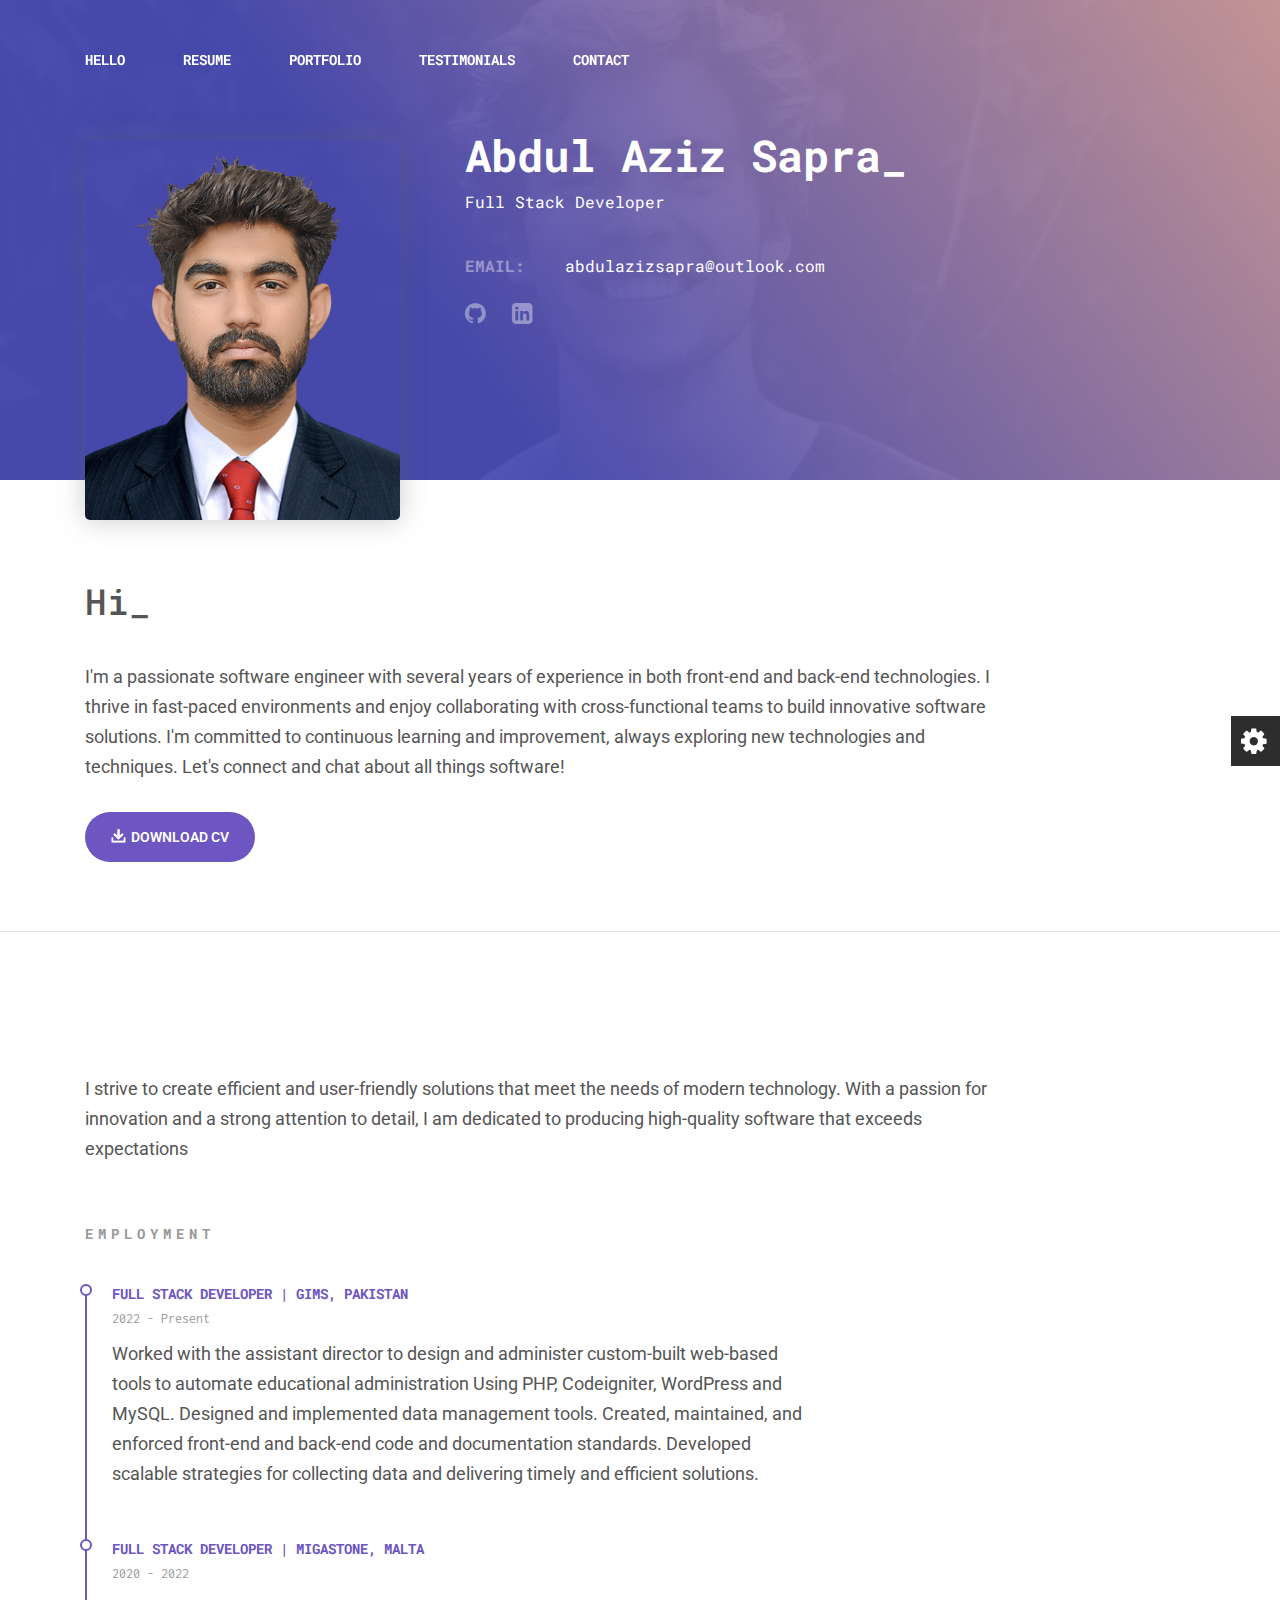
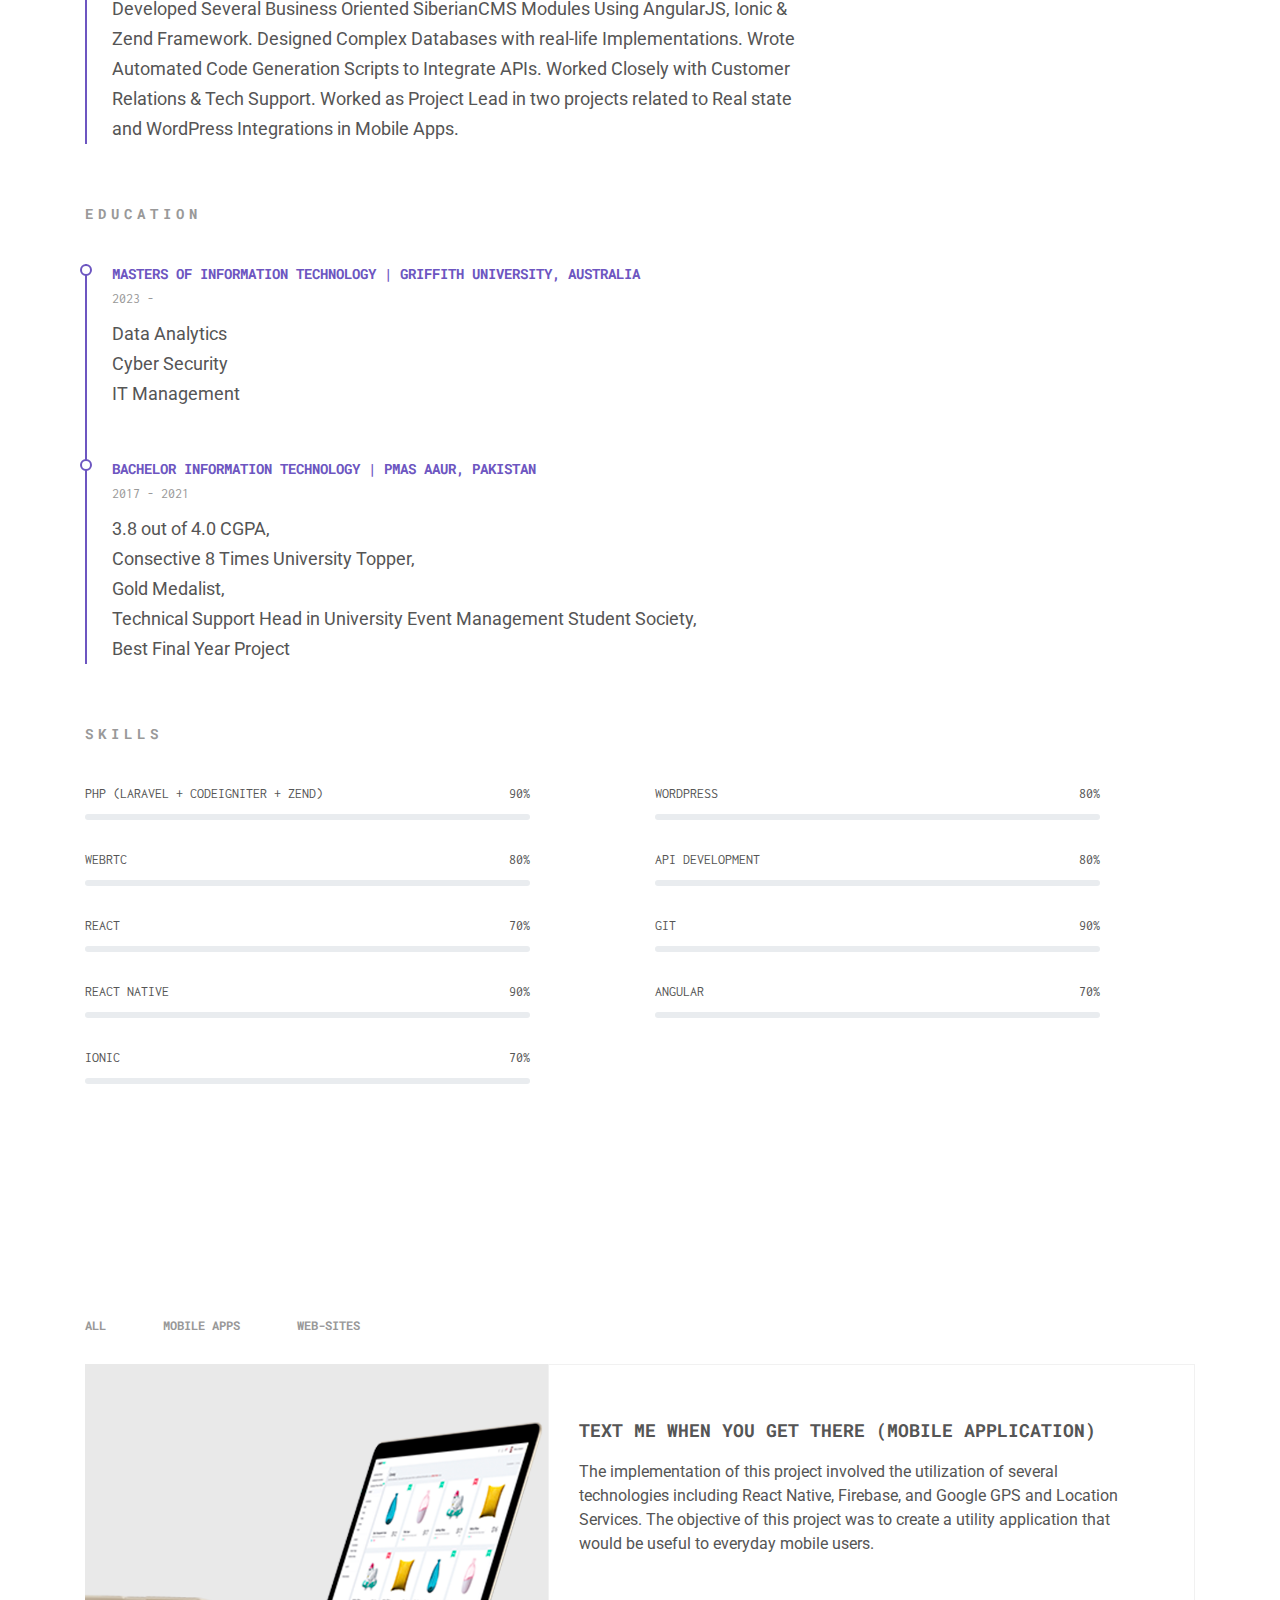
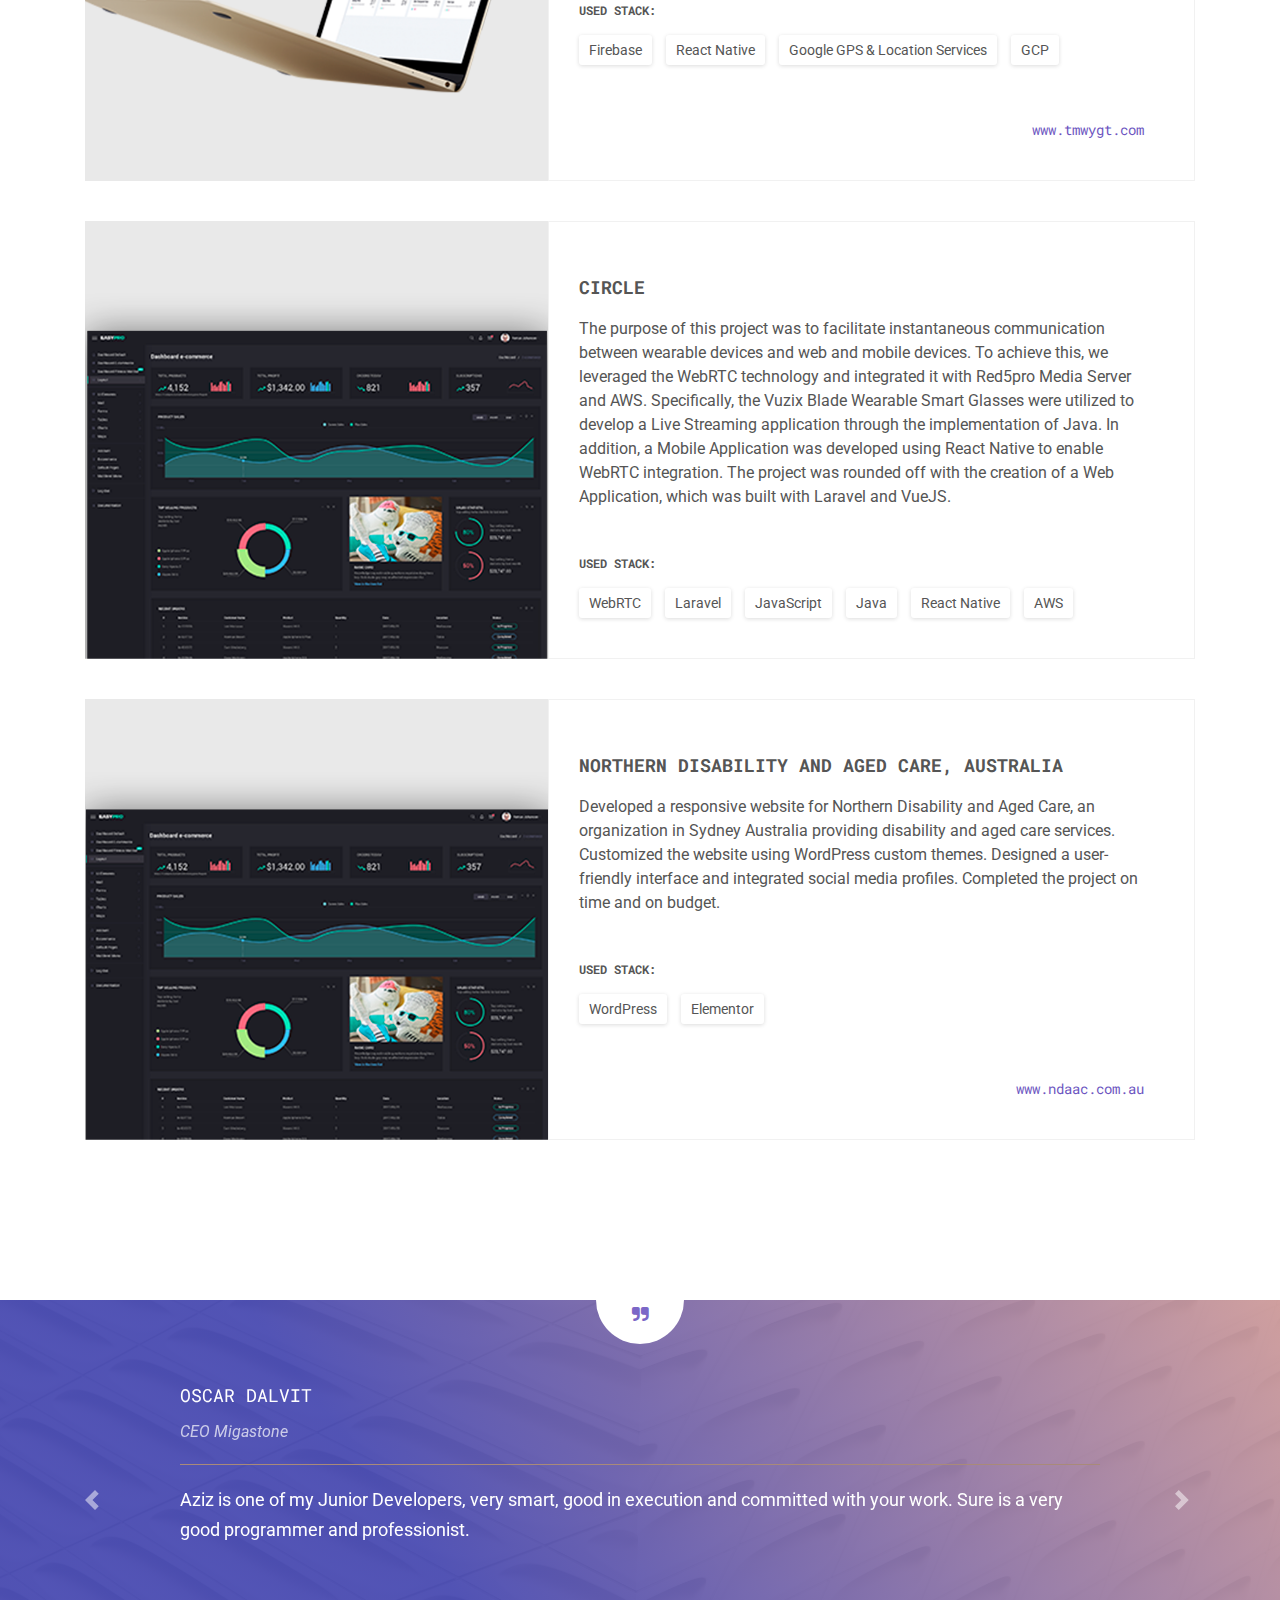
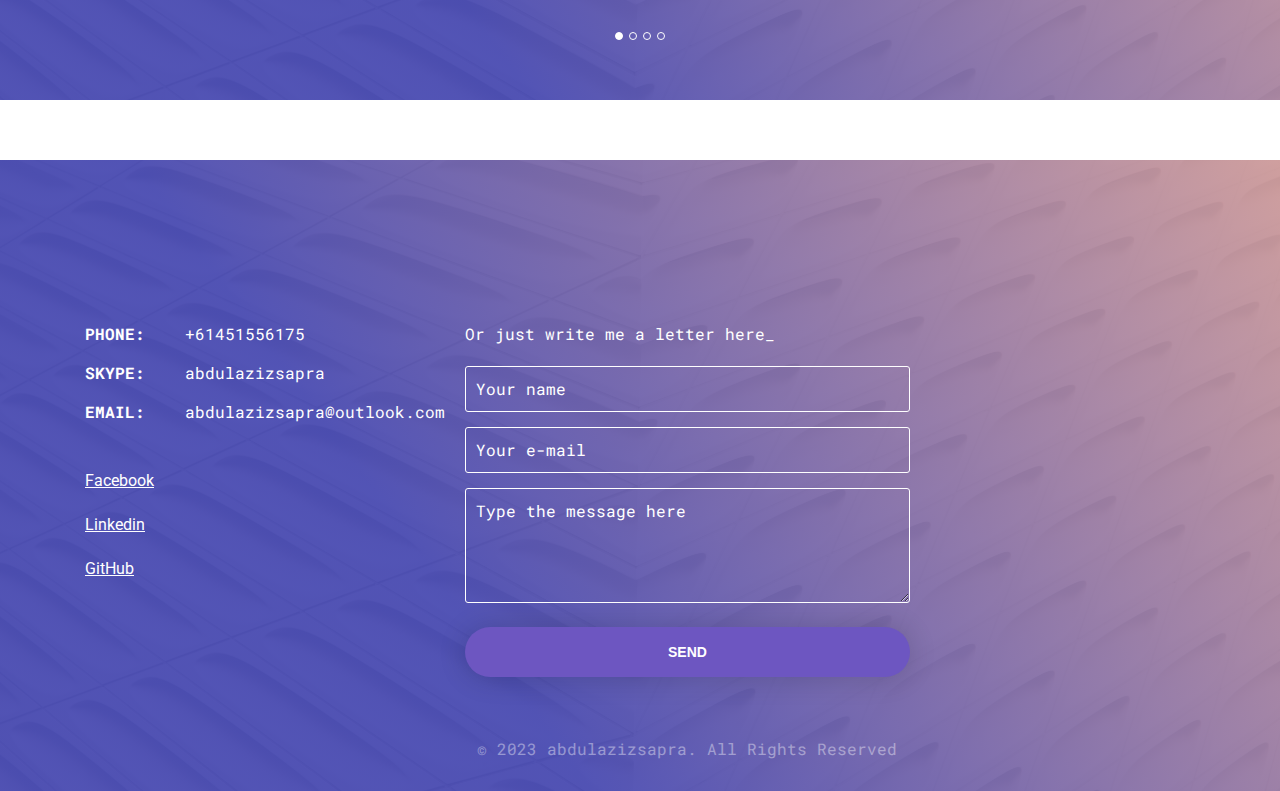
<file: index.html>
<!DOCTYPE html>
<html lang="en">

<head>
    <meta charset="UTF-8">
    <meta name="viewport" content="width=device-width, initial-scale=1.0">
    <meta http-equiv="X-UA-Compatible" content="ie=edge">
    <meta name="description" content="">
    <meta name="author" content="">
    <title>Abdul Aziz Sapra</title>
    <link rel="stylesheet" href="assets/css/color.css">
    <link href="https://fonts.googleapis.com/css?family=Roboto|Roboto+Mono|Inconsolata" rel="stylesheet">
    <link href="https://cdn.materialdesignicons.com/2.0.46/css/materialdesignicons.min.css" rel="stylesheet">
</head>

<body>

    <!--Switcher-->
    <div class="style-switcher">
        <span class="style-switcher__control"></span>
        <div class="style-switcher__list">
            <a class="style-switcher__link style-switcher__link--color"></a>
            <a class="style-switcher__link style-switcher__link--mono"></a>
        </div>
    </div>
    <!--Switcher-->

    <!--Main menu-->
    <div class="menu">
        <div class="container">
            <div class="row">
                <div class="menu__wrapper d-none d-lg-block col-md-12">
                    <nav class="">
                        <ul>
                            <li><a href="#hello">Hello</a></li>
                            <li><a href="#resume">Resume</a></li>
                            <li><a href="#portfolio">Portfolio</a></li>
                            <li><a href="#testimonials">testimonials</a></li>
                            <li><a href="#contact">Contact</a></li>
                        </ul>
                    </nav>
                </div>
                <div class="menu__wrapper col-md-12 d-lg-none">
                    <button type="button" class="menu__mobile-button">
                        <span><i class="fa fa-bars" aria-hidden="true"></i></span>
                    </button>
                </div>
            </div>
        </div>
    </div>
    <!--Main menu-->

    <!-- Mobile menu -->
    <div class="mobile-menu d-lg-none">
        <div class="container">
            <div class="mobile-menu__close">
                <span><i class="mdi mdi-close" aria-hidden="true"></i></span>
            </div>
            <nav class="mobile-menu__wrapper">
                <ul>
                    <li><a href="#hello">Hello</a></li>
                    <li><a href="#resume">Resume</a></li>
                    <li><a href="#portfolio">Portfolio</a></li>
                    <li><a href="#testimonials">testimonials</a></li>
                    <li><a href="#blog">blog</a></li>
                    <li><a href="#contact">Contact</a></li>
                </ul>
            </nav>
        </div>
    </div>
    <!-- Mobile menu -->

    <!--Header-->
    <header class="main-header" style="background-image: url(assets/img/img_bg_header.jpg)">
        <div class="container">
            <div class="row personal-profile">
                <div class="col-md-4 personal-profile__avatar">
                    <img class="" src="assets/img/main.png" alt="avatar">
                </div>
                <div class="col-md-8">
                    <p class="personal-profile__name">Abdul Aziz Sapra_</p>
                    <p class="personal-profile__work">Full Stack Developer</p>
                    <div class="personal-profile__contacts">
                        <dl class="contact-list contact-list__opacity-titles">

                            
                            <dt>Email:</dt>
                            <dd><a href="mailto:abdulazizsapra@outlook.com">abdulazizsapra@outlook.com</a></dd>
                            
                            
                        </dl>
                    </div>
                    <p class="personal-profile__social">
                        <a href="https://www.github.com/abdulazizsapra/" target="_blank"><i
                                class="fa fa-github"></i></a>
                        <a href="https://www.linkedin.com/in/abdulazizsapra/" target="_blank"><i
                                class="fa fa-linkedin-square"></i></a>
                      
                      

                    </p>
                </div>
            </div>
        </div>
    </header>
    <!--Header-->

    <!--Hello-->
    <section id="hello" class="container section">
        <div class="row">
            <div class="col-md-10">
                <h2 id="hello_header" class="section__title">Hi_</h2>
                <p class="section__description">I'm a passionate software engineer with several years of experience in
                    both front-end and back-end technologies. I thrive in fast-paced environments and enjoy
                    collaborating with cross-functional teams to build innovative software solutions. I'm committed to
                    continuous learning and improvement, always exploring new technologies and techniques. Let's connect
                    and chat about all things software!
                </p>
                <a href="assets/abdulazizsapra.pdf" class="section_btn site-btn"><img src="assets/img/img_btn_icon.png"
                        alt="">Download CV</a>
            </div>
        </div>
    </section>
    <!--Hello-->

    <hr>

    <!--Resume-->
    <section id="resume" class="container section">
        <div class="row">
            <div class="col-md-10">
                <h2 id="resume_header" class="section__title">Resume_</h2>
                <p class="section__description">
                    I strive to create efficient and user-friendly solutions that meet the needs of modern technology.
                    With a passion
                    for innovation and a strong attention to detail, I am dedicated to producing high-quality software
                    that exceeds
                    expectations</p>
            </div>
        </div>

        <div class="row">
            <div class="col-md-8 section__resume resume-list">
                <h3 class="resume-list_title">employment</h3>
                <div class="resume-list__block">
                    <p class="resume-list__block-title">Full Stack Developer | GIMS, Pakistan </p>
                    <p class="resume-list__block-date">2022 - Present</p>
                    <p>
                        Worked with the assistant director to design and administer custom-built web-based tools to
                        automate
                        educational administration Using PHP, Codeigniter, WordPress and MySQL.
                        Designed and implemented data management tools.
                        Created, maintained, and enforced front-end and back-end code and documentation standards.
                        Developed scalable strategies for collecting data and delivering timely and efficient
                        solutions.
                    </p>
                </div>
                <div class="resume-list__block">
                    <p class="resume-list__block-title">Full Stack Developer | Migastone, Malta</p>
                    <p class="resume-list__block-date">2020 - 2022</p>
                    <p>
                        Developed Several Business Oriented SiberianCMS Modules Using AngularJS, Ionic & Zend
                        Framework.
                        Designed Complex Databases with real-life Implementations.
                        Wrote Automated Code Generation Scripts to Integrate APIs.
                        Worked Closely with Customer Relations & Tech Support.
                        Worked as Project Lead in two projects related to Real state and WordPress Integrations in
                        Mobile
                        Apps.

                    </p>
                </div>

            </div>
        </div>
        <div class="row">
            <div class="col-md-8 section__resume resume-list">
                <h3 class="resume-list_title">education</h3>
                <div class="resume-list__block">
                    <p class="resume-list__block-title"> Masters of Information Technology | Griffith University,
                        Australia
                    </p>
                    <p class="resume-list__block-date">2023 - </p>
                    <p>
                    <ol>
                        <li> Data Analytics</li>
                        <li> Cyber Security</li>
                        <li>IT Management</li>
                    </ol>
                    </p>

                </div>
                <div class="resume-list__block">
                    <p class="resume-list__block-title"> Bachelor Information Technology | PMAS AAUR, Pakistan
                    </p>
                    <p class="resume-list__block-date">2017 - 2021</p>
                    <p>
                    <ol>
                        <li>3.8 out of 4.0 CGPA,</li>
                        <li> Consective 8 Times University Topper,</li>
                        <li> Gold Medalist,</li>
                        <li> Technical Support Head in University Event Management Student Society,</li>
                        <li>Best Final Year Project</li>
                    </ol>
                    </p>

                </div>

            </div>
        </div>
        <div class="row section__resume progress-list js-progress-list">
            <div class="col-md-12">
                <h3 class="progress-list__title">skills</h3>
            </div>
            <div class="col-md-5 mr-auto">
                <div class="progress-list__skill">
                    <p>
                        <span class="progress-list__skill-title">php (Laravel + Codeigniter + Zend)</span>
                        <span class="progress-list__skill-value">90%</span>
                    </p>
                    <div class="progress">
                        <div class="progress-bar" role="progressbar" aria-valuenow="90" aria-valuemin="0"
                            aria-valuemax="100">
                        </div>
                    </div>
                </div>
                <div class="progress-list__skill">
                    <p>
                        <span class="progress-list__skill-title">WebRTC</span>
                        <span class="progress-list__skill-value">80%</span>
                    </p>
                    <div class="progress">
                        <div class="progress-bar" role="progressbar" aria-valuenow="80" aria-valuemin="0"
                            aria-valuemax="100">
                        </div>
                    </div>
                </div>

                <div class="progress-list__skill">
                    <p>
                        <span class="progress-list__skill-title">React</span>
                        <span class="progress-list__skill-value">70%</span>
                    </p>
                    <div class="progress">
                        <div class="progress-bar" role="progressbar" aria-valuenow="70" aria-valuemin="0"
                            aria-valuemax="100">
                        </div>
                    </div>
                </div>

                <div class="progress-list__skill">
                    <p>
                        <span class="progress-list__skill-title">React Native</span>
                        <span class="progress-list__skill-value">90%</span>
                    </p>
                    <div class="progress">
                        <div class="progress-bar" role="progressbar" aria-valuenow="90" aria-valuemin="0"
                            aria-valuemax="100">
                        </div>
                    </div>
                </div>
                <div class="progress-list__skill">
                    <p>
                        <span class="progress-list__skill-title">Ionic</span>
                        <span class="progress-list__skill-value">70%</span>
                    </p>
                    <div class="progress">
                        <div class="progress-bar" role="progressbar" aria-valuenow="80" aria-valuemin="0"
                            aria-valuemax="100">
                        </div>
                    </div>
                </div>
            </div>
            <div class="col-md-5 mr-auto">
                <div class="progress-list__skill">
                    <p>
                        <span class="progress-list__skill-title">Wordpress</span>
                        <span class="progress-list__skill-value">80%</span>
                    </p>
                    <div class="progress">
                        <div class="progress-bar" role="progressbar" aria-valuenow="80" aria-valuemin="0"
                            aria-valuemax="100">
                        </div>
                    </div>
                </div>
                <div class="progress-list__skill">
                    <p>
                        <span class="progress-list__skill-title">API Development</span>
                        <span class="progress-list__skill-value">80%</span>
                    </p>
                    <div class="progress">
                        <div class="progress-bar" role="progressbar" aria-valuenow="80" aria-valuemin="0"
                            aria-valuemax="100">
                        </div>
                    </div>
                </div>
                <div class="progress-list__skill">
                    <p>
                        <span class="progress-list__skill-title">git</span>
                        <span class="progress-list__skill-value">90%</span>
                    </p>
                    <div class="progress">
                        <div class="progress-bar" role="progressbar" aria-valuenow="90" aria-valuemin="0"
                            aria-valuemax="100">
                        </div>
                    </div>
                </div>
                <div class="progress-list__skill">
                    <p>
                        <span class="progress-list__skill-title">Angular</span>
                        <span class="progress-list__skill-value">70%</span>
                    </p>
                    <div class="progress">
                        <div class="progress-bar" role="progressbar" aria-valuenow="70" aria-valuemin="0"
                            aria-valuemax="100">
                        </div>
                    </div>
                </div>
            </div>
        </div>
    </section>
    <!--Resume-->

    <!--Portfolio-->
    <section id="portfolio" class="container section">
        <div class="row">
            <div class="col-md-12">
                <h2 id="portfolio_header" class="section__title">My projects_</h2>
            </div>
        </div>
        <div class="row portfolio-menu">
            <div class="col-md-12">
                <nav>
                    <ul>
                        <li><a href="" data-portfolio-target-tag="all">all</a></li>
                        <li><a href="" data-portfolio-target-tag="mobile apps">mobile apps</a></li>
                        <li><a href="" data-portfolio-target-tag="web-sites">web-sites</a></li>

                    </ul>
                </nav>
            </div>
        </div>
        <div class="portfolio-cards">
            <div class="row project-card" data-toggle="modal" data-target="#portfolioModal"
                data-portfolio-tag="mobile apps">
                <div class="col-md-6 col-lg-5 project-card__img">
                    <img class="" src="assets/img/img_project_1_mono.png" alt="project-img">
                </div>
                <div class="col-md-6 col-lg-7 project-card__info">
                    <h3 class="project-card__title">Text Me When You Get There (Mobile Application)
                    </h3>
                    <p class="project-card__description">
                        The implementation of this project involved the utilization of several technologies including
                        React Native,
                        Firebase, and Google GPS and Location Services. The objective of this project was to create a
                        utility application
                        that would be useful to everyday mobile users.
                    </p>
                    <p class="project-card__stack">Used stack:</p>
                    <ul class="tags">
                        <li>Firebase</li>
                        <li>React Native</li>
                        <li>Google GPS & Location Services</li>
                        <li>GCP</li>

                    </ul>
                    <a href="" class="project-card__link">www.tmwygt.com</a>
                </div>
            </div>
            <div class="row project-card" data-toggle="modal" data-target="#portfolioModal"
                data-portfolio-tag="web-sites">
                <div class="col-md-6 col-lg-5 project-card__img">
                    <img class="" src="assets/img/img_project_2_mono.png" alt="project-img">
                </div>
                <div class="col-md-6 col-lg-7 project-card__info">
                    <h3 class="project-card__title">Circle</h3>
                    <p class="project-card__description">
                        The purpose of this project was to facilitate instantaneous communication between wearable
                        devices and web
                        and mobile devices. To achieve this, we leveraged the WebRTC technology and integrated it with
                        Red5pro Media
                        Server and AWS. Specifically, the Vuzix Blade Wearable Smart Glasses were utilized to develop a
                        Live Streaming
                        application through the implementation of Java. In addition, a Mobile Application was developed
                        using React
                        Native to enable WebRTC integration. The project was rounded off with the creation of a Web
                        Application, which
                        was built with Laravel and VueJS.
                    </p>
                    <p class="project-card__stack">Used stack:</p>
                    <ul class="tags">
                        <li>WebRTC</li>
                        <li>Laravel</li>
                        <li>JavaScript</li>
                        <li>Java</li>
                        <li>React Native</li>
                        <li>AWS</li>
                    </ul>

                </div>
            </div>
            <div class="row project-card" data-toggle="modal" data-target="#portfolioModal"
                data-portfolio-tag="web-sites">
                <div class="col-md-6 col-lg-5 project-card__img">
                    <img class="" src="assets/img/img_project_2_mono.png" alt="project-img">
                </div>
                <div class="col-md-6 col-lg-7 project-card__info">
                    <h3 class="project-card__title">Northern Disability and Aged Care, Australia</h3>
                    <p class="project-card__description">
                        Developed a responsive website for Northern Disability and Aged Care, an organization in Sydney
                        Australia
                        providing disability and aged care services. Customized the website using WordPress custom
                        themes. Designed a
                        user-friendly interface and integrated social media profiles. Completed the project on time and
                        on budget.
                    </p>
                    <p class="project-card__stack">Used stack:</p>
                    <ul class="tags">
                        <li>WordPress</li>
                        <li>Elementor</li>

                    </ul>
                    <a href="" class="project-card__link">www.ndaac.com.au</a>
                </div>
            </div>
        </div>
    </section>
    <!--Portfolio-->

    <!--Testimonials-->
    <div id="testimonials" class="section">
        <div class="background slider-carousel" style="background-image: url(assets/img/img_bg_main.jpg);">
            <div class="container">
                <div id="carouselTestimonials" class="carousel slide" data-ride="carousel">
                    <ol class="carousel-indicators">
                        <li data-target="#carouselTestimonials" data-slide-to="0" class="active"></li>
                        <li data-target="#carouselTestimonials" data-slide-to="1"></li>
                        <li data-target="#carouselTestimonials" data-slide-to="2"></li>
                        <li data-target="#carouselTestimonials" data-slide-to="3"></li>
                    </ol>
                    <div class="carousel-inner" role="listbox">
                        <div class="carousel-item active">
                            <div class="row">
                                <div class="col-md-10 col-sm-10 col-10 mr-auto ml-auto">
                                    <p class="slider-carousel__title">Oscar Dalvit</p>
                                    <p class="slider-carousel__caption">CEO Migastone</p>
                                    <hr>
                                    <p class="slider-carousel__description">
                                        Aziz is one of my Junior Developers, very smart, good in execution and committed
                                        with your work. Sure is a very good programmer and professionist.
                                    </p>
                                </div>
                            </div>
                        </div>
                        <div class="carousel-item">
                            <div class="row">
                                <div class="col-md-10 col-sm-10 col-10 mr-auto ml-auto">
                                    <p class="slider-carousel__title">Sheikh Danish</p>
                                    <p class="slider-carousel__caption">CEO SolarByTS</p>
                                    <hr>
                                    <p class="slider-carousel__description">
                                        Abdul Aziz is the greatest — so responsive and timely in getting back to
                                        me
                                        if I have questions or need to make changes. I love their design sense, and
                                        their willingness to dig down deep to understand my business and what’s
                                        important to me and the people I need to reach. I’m so thankful I found Abdul
                                        Aziz!
                                    </p>
                                </div>
                            </div>
                        </div>
                        <div class="carousel-item">
                            <div class="row">
                                <div class="col-md-10 col-sm-10 col-10 mr-auto ml-auto">
                                    <p class="slider-carousel__title">Imran Munir</p>
                                    <p class="slider-carousel__caption">Managing Director NDAAC Australia</p>
                                    <hr>
                                    <p class="slider-carousel__description">
                                        Thank you Abdul Aziz for the outstanding professional job you did for
                                        us! I highly recommend you for the quality and professionalism that I
                                        experienced every step of the way! I look forward to a long lasting
                                        relationship! </p>
                                </div>
                            </div>
                        </div>
                        <div class="carousel-item">
                            <div class="row">
                                <div class="col-md-10 col-sm-10 col-10 mr-auto ml-auto">
                                    <p class="slider-carousel__title">Sarah Josten</p>
                                    <p class="slider-carousel__caption">Managing Director Behind the Scenes, USA</p>
                                    <hr>
                                    <p class="slider-carousel__description">
                                        It is seldom you meet a young man like Abdul. At first, you find him engaging
                                        and very highly educated, but once you get to really know him, you realize just
                                        how deeply he desires to grow and learn. He truly connects with people and he is
                                        a delight to know. I've been a manager for a Fortune 50 company. Were I still in
                                        that position I would not hesitate to make him a part of my team. </p>
                                </div>
                            </div>
                        </div>
                    </div>
                    <a class="carousel-control-prev" href="#testimonials" role="button" data-slide="prev">
                        <span class="carousel-control-prev-icon" aria-hidden="true"></span>
                        <span class="sr-only">Previous</span>
                    </a>
                    <a class="carousel-control-next" href="#testimonials" role="button" data-slide="next">
                        <span class="carousel-control-next-icon" aria-hidden="true"></span>
                        <span class="sr-only">Next</span>
                    </a>
                    <div class="slider-carousel__circle">
                        <p><i class="fa fa-quote-right" aria-hidden="true"></i></p>
                    </div>
                </div>
            </div>
        </div>
    </div>
    <!--Testimonials-->



    <!--Contact-->
    <div class="background" style="background-image: url(assets/img/img_bg_main.jpg)">
        <div id="contact" class="container section">
            <div class="row">
                <div class="col-md-12">
                    <p id="contacts_header" class="section__title">Get in touch_</p>
                </div>
            </div>
            <div class="row contacts">
                <div class="col-md-5 col-lg-4">
                    <div class="contacts__list">
                        <dl class="contact-list">
                            <dt>Phone:</dt>
                            <dd><a href="tel:923464569610">+61451556175</a></dd>
                            <dt>Skype:</dt>
                            <dd><a href="skype:abdulazizsapra">abdulazizsapra</a></dd>
                            <dt>Email:</dt>
                            <dd><a href="mailto:abdulazizsapra@outlook.com">abdulazizsapra@outlook.com</a></dd>
                        </dl>
                    </div>
                    <div class="contacts__social">
                        <ul>
                            <li>

                                <a href="https://www.facebook.com/abdulazizsapra/" target="_blank">
                                    Facebook
                                </a>
                            </li>
                            <li><a href="https://www.linkedin.com/in/abdulazizsapra/" target="_blank">Linkedin</a></li>
                            <li><a href="https://www.github.com/abdulazizsapra/" target="_blank">GitHub</a></li>

                        </ul>
                    </div>
                </div>
                <div class="col-md-7 col-lg-5">
                    <div class="contacts__form">
                        <p class="contacts__form-title">Or just write me a letter here_</p>
                        <form class="js-form">
                            <div class="form-group">
                                <input class="form-field js-field-name" type="text" placeholder="Your name" required>
                                <span class="form-validation"></span>
                                <span class="form-invalid-icon"><i class="mdi mdi-close" aria-hidden="true"></i></span>
                            </div>
                            <div class="form-group">
                                <input class="form-field js-field-email" type="email" placeholder="Your e-mail"
                                    required>
                                <span class="form-validation"></span>
                                <span class="form-invalid-icon"><i class="mdi mdi-close" aria-hidden="true"></i></span>
                            </div>
                            <div class="form-group">
                                <textarea class="form-field js-field-message" placeholder="Type the message here"
                                    required></textarea>
                                <span class="form-validation"></span>
                                <span class="form-invalid-icon"><i class="mdi mdi-close" aria-hidden="true"></i></span>
                            </div>
                            <button class="site-btn site-btn--form" type="submit" value="Send">Send</button>
                        </form>
                    </div>
                    <div class="footer">
                        <p>© 2023 abdulazizsapra. All Rights Reserved</p>
                    </div>
                </div>
            </div>
        </div>
    </div>
    <!--Contact-->


    <script src="assets/js/jquery-2.2.4.min.js"></script>
    <script src="assets/js/popper.min.js"></script>
    <script src="assets/js/bootstrap.min.js"></script>
    <script src="assets/js/menu.js"></script>
    <script src="assets/js/jquery.waypoints.js"></script>
    <script src="assets/js/progress-list.js"></script>
    <script src="assets/js/section.js"></script>
    <script src="assets/js/portfolio-filter.js"></script>
    <script src="assets/js/slider-carousel.js"></script>
    <script src="assets/js/mobile-menu.js"></script>
    <script src="assets/js/contacts.js"></script>
    <script src="assets/js/mbclicker.min.js"></script>
    <script src="assets/js/site-btn.js"></script>
    <script src="assets/js/style-switcher.js"></script>
</body>

</html>
</file>
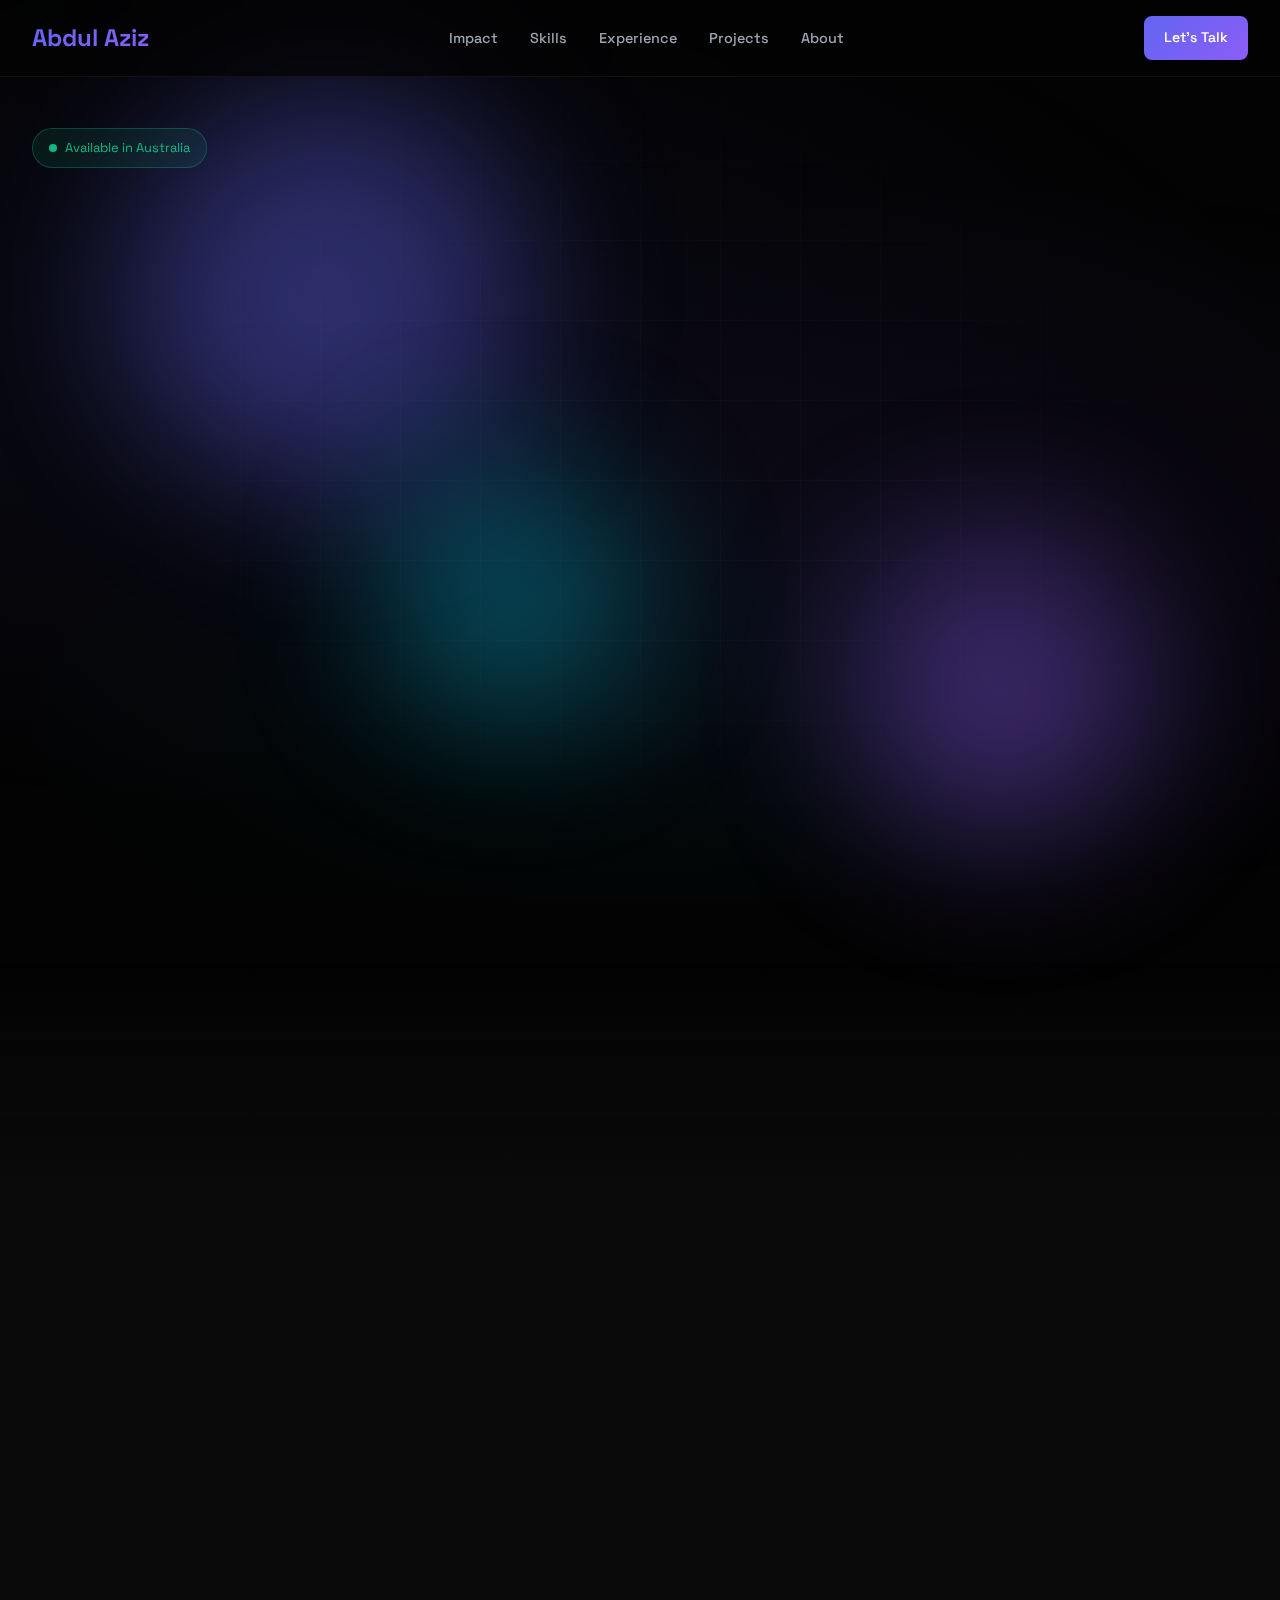
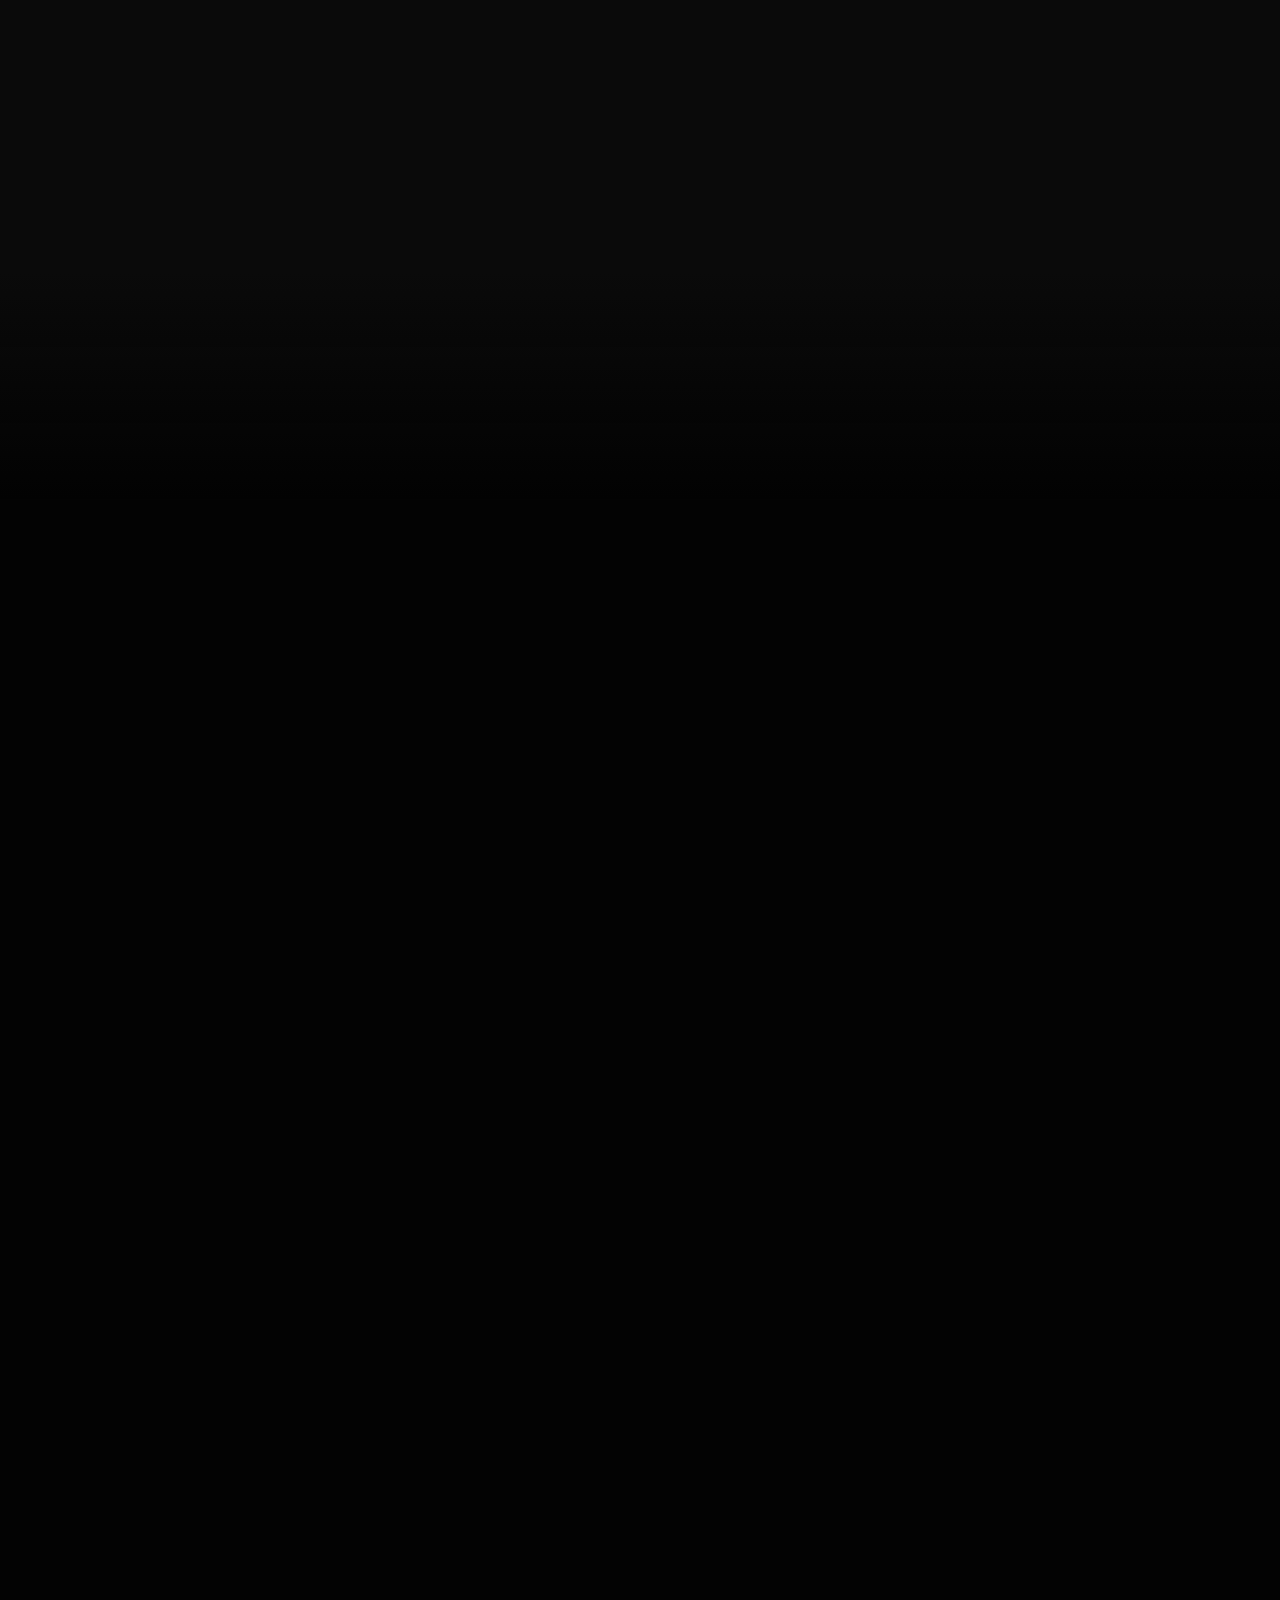
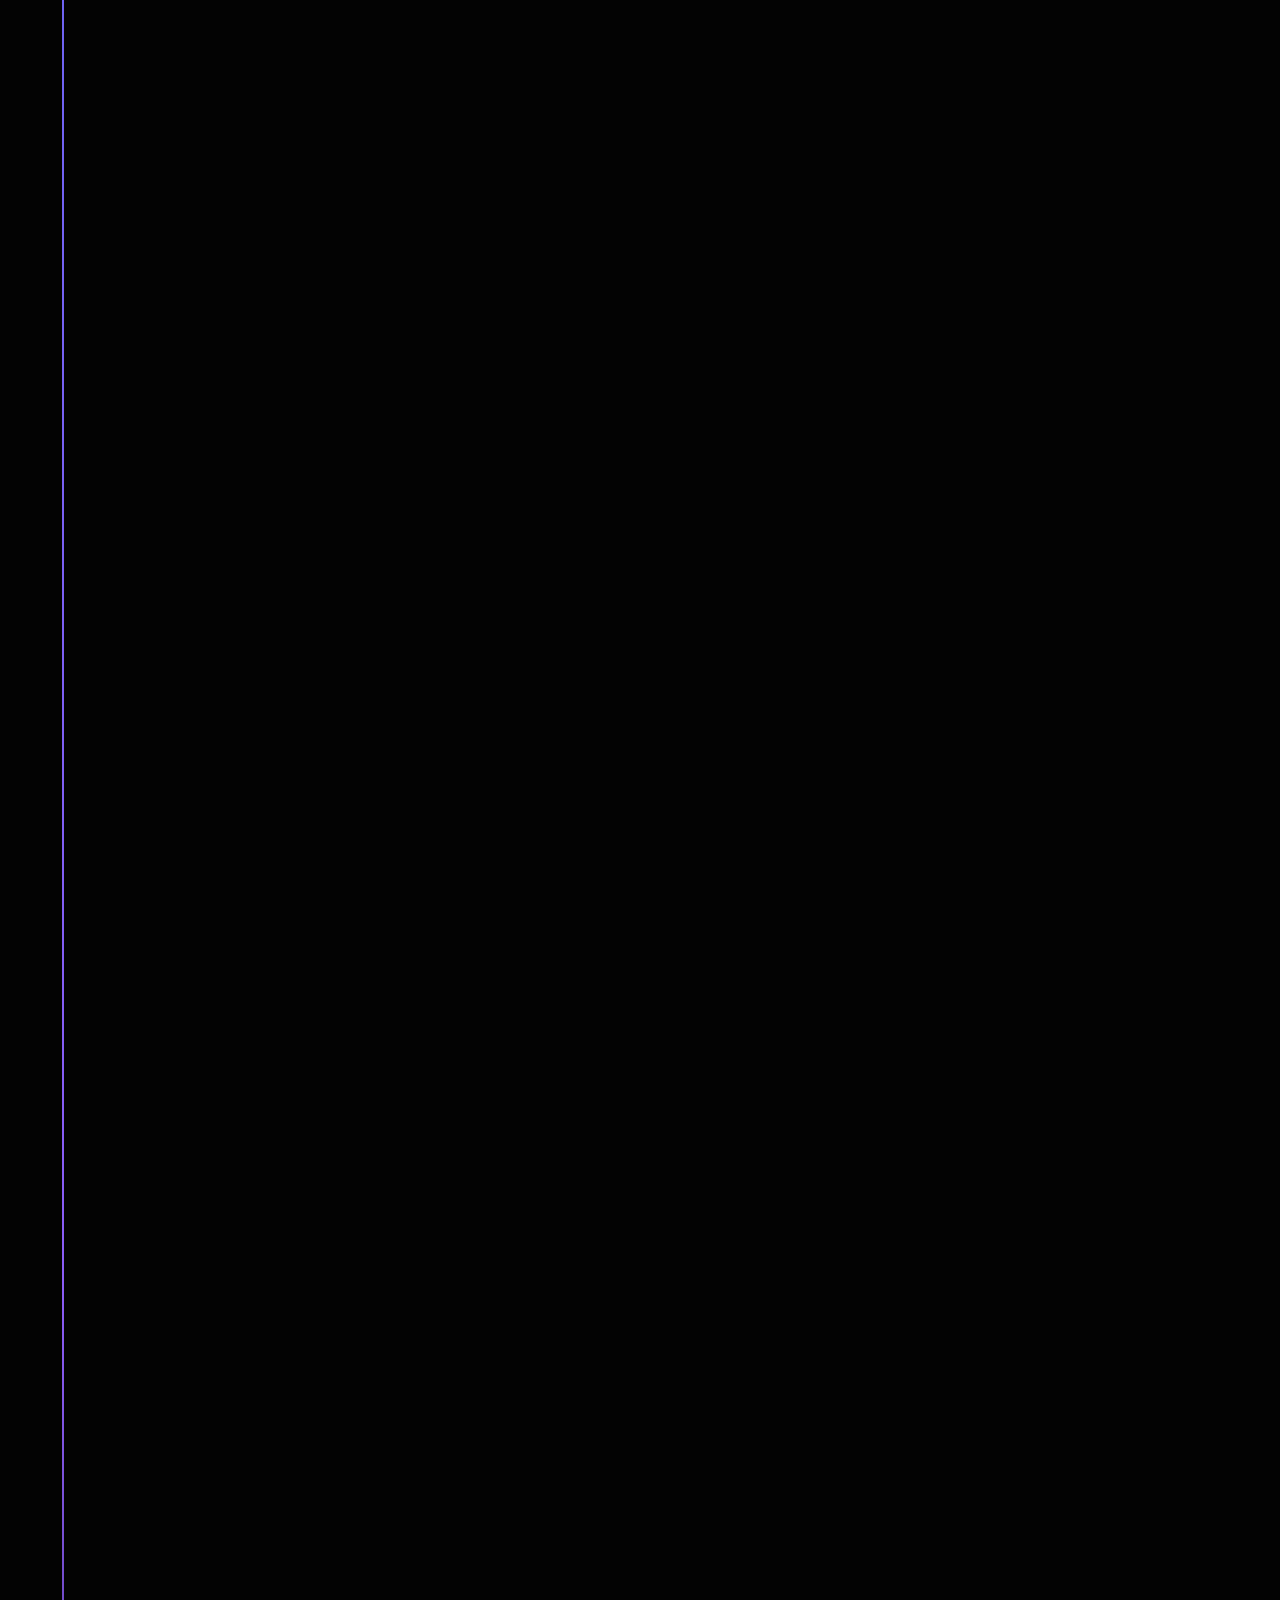
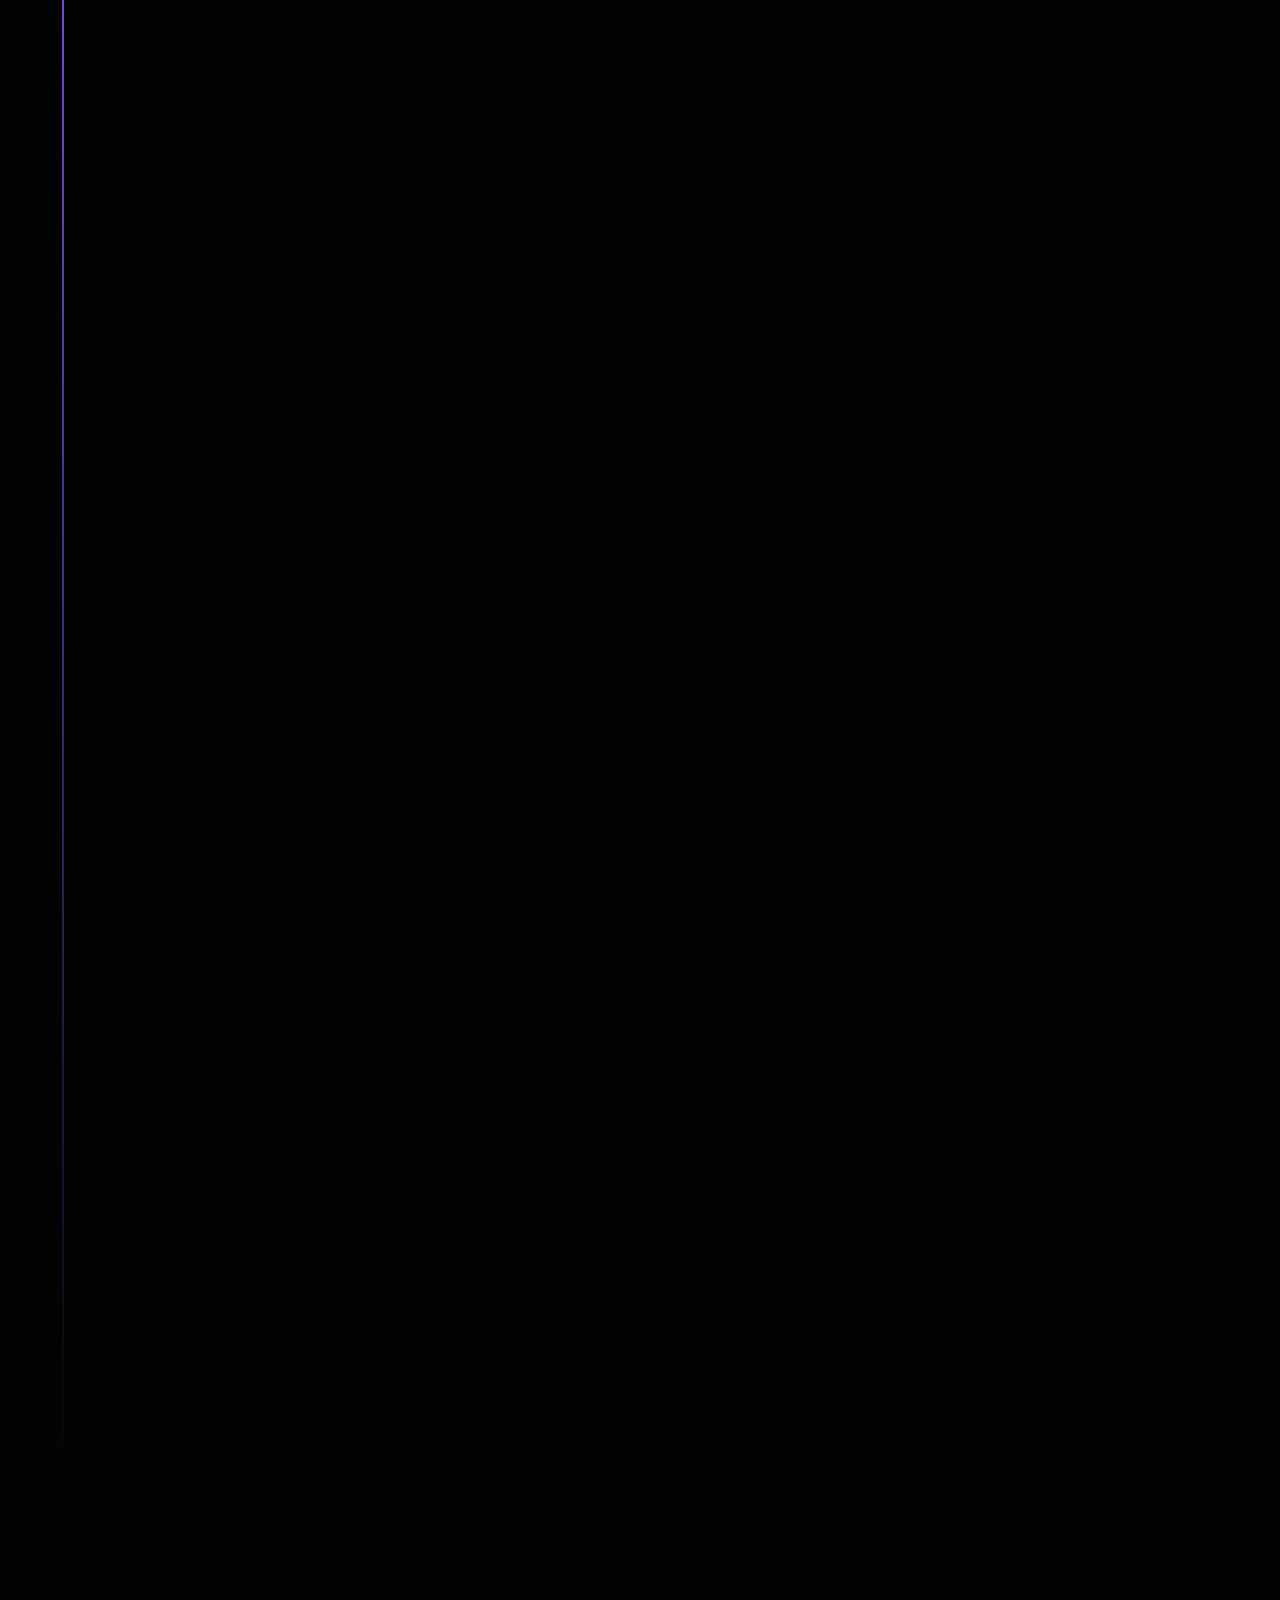
<file: index-old-backup.html>
<!DOCTYPE html>
<html lang="en-AU">
<head>
    <meta charset="UTF-8">
    <meta name="viewport" content="width=device-width, initial-scale=1.0">
    <title>Abdul Aziz | Senior Full Stack Developer Australia | Shopify & WordPress Expert</title>
    <meta name="description" content="Senior Full Stack Developer in Australia with 5+ years experience. Specialist in Shopify development, WordPress, React, Node.js, Laravel, and custom eCommerce solutions. Expert in API design, AWS cloud architecture, and high-performance web applications. Available for hire.">
    <meta name="keywords" content="Shopify Developer Australia, WordPress Developer Australia, Full Stack Developer Australia, Shopify Expert, WordPress Expert, Custom Web Application Developer, React Developer, Node.js Developer, Laravel Developer, eCommerce Developer Australia, Shopify & WordPress Specialist, Senior Web Developer Melbourne">
    <meta name="author" content="Abdul Aziz Sapra">
    <meta name="robots" content="index, follow, max-image-preview:large, max-snippet:-1, max-video-preview:-1">
    <meta name="language" content="English">
    <meta name="country" content="Australia">
    <link rel="canonical" href="https://abdulazizsapra.github.io/">

    <!-- Open Graph -->
    <meta property="og:title" content="Abdul Aziz | Senior Full Stack Developer Australia | Shopify & WordPress Expert">
    <meta property="og:description" content="Expert Full Stack Developer with 5+ years delivering scalable Shopify stores, WordPress sites, custom applications, and cloud solutions. 30+ projects shipped. $1M+ revenue optimised.">
    <meta property="og:type" content="website">
    <meta property="og:url" content="https://abdulazizsapra.github.io/">
    <meta property="og:locale" content="en_AU">
    <meta property="og:site_name" content="Abdul Aziz | Full Stack Developer">

    <!-- Twitter Card -->
    <meta name="twitter:card" content="summary_large_image">
    <meta name="twitter:title" content="Abdul Aziz | Senior Full Stack Developer Australia">
    <meta name="twitter:description" content="Shopify, WordPress, and custom web development expert based in Australia. 5+ years, 30+ projects, 0 security incidents.">

    <!-- Schema.org Structured Data -->
    <script type="application/ld+json">
    {
        "@context": "https://schema.org",
        "@type": "Person",
        "name": "Abdul Aziz Sapra",
        "jobTitle": "Senior Full Stack Developer",
        "description": "Senior Full Stack Developer with 5+ years experience specialising in Shopify development, WordPress, React, Node.js, Laravel, and custom web applications",
        "url": "https://abdulazizsapra.github.io/",
        "email": "abdulazizsapra@outlook.com",
        "telephone": "+61451556175",
        "address": {
            "@type": "PostalAddress",
            "addressLocality": "Melbourne",
            "addressRegion": "Victoria",
            "postalCode": "3000",
            "addressCountry": "AU"
        },
        "sameAs": [
            "https://www.linkedin.com/in/abdulazizsapra"
        ],
        "knowsAbout": [
            "Shopify Development",
            "WordPress Development", 
            "React.js",
            "Node.js",
            "Laravel",
            "AWS",
            "Full Stack Development",
            "eCommerce",
            "Custom Web Applications",
            "API Design",
            "TypeScript",
            "PHP",
            "Docker",
            "Microservices"
        ],
        "workLocation": {
            "@type": "Place",
            "address": {
                "@type": "PostalAddress",
                "addressCountry": "AU"
            }
        }
    }
    </script>

    <!-- Additional Schema for Breadcrumbs -->
    <script type="application/ld+json">
    {
        "@context": "https://schema.org",
        "@type": "BreadcrumbList",
        "itemListElement": [
            {
                "@type": "ListItem",
                "position": 1,
                "name": "Home",
                "item": "https://abdulazizsapra.github.io/"
            },
            {
                "@type": "ListItem",
                "position": 2,
                "name": "Skills",
                "item": "https://abdulazizsapra.github.io/#skills"
            },
            {
                "@type": "ListItem",
                "position": 3,
                "name": "Experience",
                "item": "https://abdulazizsapra.github.io/#experience"
            }
        ]
    }
    </script>

    <link rel="preconnect" href="https://fonts.googleapis.com">
    <link rel="preconnect" href="https://fonts.gstatic.com" crossorigin>
    <link href="https://fonts.googleapis.com/css2?family=Space+Grotesk:wght@300;400;500;600;700&family=JetBrains+Mono:wght@400;500&display=swap" rel="stylesheet">

    <style>
        :root {
            --bg-primary: #030303;
            --bg-secondary: #0a0a0a;
            --bg-card: #0f0f0f;
            --bg-card-hover: #151515;
            --text-primary: #ffffff;
            --text-secondary: #9ca3af;
            --text-tertiary: #6b7280;
            --accent-1: #6366f1;
            --accent-2: #8b5cf6;
            --accent-3: #06b6d4;
            --accent-4: #10b981;
            --accent-5: #f59e0b;
            --accent-6: #ef4444;
            --border: rgba(255, 255, 255, 0.06);
            --border-hover: rgba(255, 255, 255, 0.12);
            --glow-1: rgba(99, 102, 241, 0.5);
            --glow-2: rgba(139, 92, 246, 0.5);
        }

        * {
            margin: 0;
            padding: 0;
            box-sizing: border-box;
        }

        html {
            scroll-behavior: smooth;
            scroll-padding-top: 80px;
        }

        body {
            font-family: 'Space Grotesk', -apple-system, BlinkMacSystemFont, sans-serif;
            background: var(--bg-primary);
            color: var(--text-primary);
            line-height: 1.7;
            overflow-x: hidden;
        }

        ::selection {
            background: var(--accent-1);
            color: white;
        }

        ::-webkit-scrollbar { width: 6px; }
        ::-webkit-scrollbar-track { background: var(--bg-secondary); }
        ::-webkit-scrollbar-thumb { background: var(--border-hover); border-radius: 3px; }

        /* Animated Background */
        .bg-mesh {
            position: fixed;
            inset: 0;
            background:
                radial-gradient(ellipse 80% 50% at 20% 40%, rgba(99, 102, 241, 0.08), transparent),
                radial-gradient(ellipse 60% 40% at 80% 60%, rgba(139, 92, 246, 0.06), transparent),
                radial-gradient(ellipse 50% 30% at 50% 80%, rgba(6, 182, 212, 0.04), transparent);
            pointer-events: none;
            z-index: 0;
        }

        .bg-grid {
            position: fixed;
            inset: 0;
            background-image: linear-gradient(rgba(255,255,255,0.02) 1px, transparent 1px),
                              linear-gradient(90deg, rgba(255,255,255,0.02) 1px, transparent 1px);
            background-size: 80px 80px;
            mask-image: radial-gradient(ellipse at center, black 30%, transparent 70%);
            -webkit-mask-image: radial-gradient(ellipse at center, black 30%, transparent 70%);
            pointer-events: none;
            z-index: 0;
        }

        .floating-orb {
            position: fixed;
            border-radius: 50%;
            filter: blur(80px);
            opacity: 0.4;
            pointer-events: none;
            z-index: 0;
        }

        .orb-1 {
            width: 400px;
            height: 400px;
            background: var(--accent-1);
            top: 10%;
            left: 10%;
            animation: float1 20s ease-in-out infinite;
        }

        .orb-2 {
            width: 300px;
            height: 300px;
            background: var(--accent-2);
            top: 60%;
            right: 10%;
            animation: float2 25s ease-in-out infinite;
        }

        .orb-3 {
            width: 250px;
            height: 250px;
            background: var(--accent-3);
            bottom: 20%;
            left: 30%;
            animation: float3 22s ease-in-out infinite;
        }

        @keyframes float1 {
            0%, 100% { transform: translate(0, 0) scale(1); }
            33% { transform: translate(50px, -30px) scale(1.1); }
            66% { transform: translate(-30px, 50px) scale(0.9); }
        }

        @keyframes float2 {
            0%, 100% { transform: translate(0, 0) scale(1); }
            33% { transform: translate(-40px, 40px) scale(1.05); }
            66% { transform: translate(30px, -20px) scale(0.95); }
        }

        @keyframes float3 {
            0%, 100% { transform: translate(0, 0) scale(1); }
            50% { transform: translate(40px, 30px) scale(1.08); }
        }

        /* Navigation */
        nav {
            position: fixed;
            top: 0;
            left: 0;
            right: 0;
            z-index: 1000;
            padding: 1rem 2rem;
            background: rgba(3, 3, 3, 0.7);
            -webkit-backdrop-filter: blur(20px);
            backdrop-filter: blur(20px);
            border-bottom: 1px solid var(--border);
            transition: all 0.3s ease;
        }

        nav.scrolled {
            padding: 0.75rem 2rem;
            background: rgba(3, 3, 3, 0.9);
        }

        .nav-container {
            max-width: 1400px;
            margin: 0 auto;
            display: flex;
            justify-content: space-between;
            align-items: center;
        }

        .nav-logo {
            font-weight: 700;
            font-size: 1.5rem;
            text-decoration: none;
            background: linear-gradient(135deg, var(--accent-1), var(--accent-2), var(--accent-3));
            background-size: 200% 200%;
            -webkit-background-clip: text;
            -webkit-text-fill-color: transparent;
            background-clip: text;
            animation: gradientShift 5s ease infinite;
        }

        @keyframes gradientShift {
            0%, 100% { background-position: 0% 50%; }
            50% { background-position: 100% 50%; }
        }

        .nav-links {
            display: flex;
            gap: 2rem;
            list-style: none;
        }

        .nav-links a {
            color: var(--text-secondary);
            text-decoration: none;
            font-size: 0.9rem;
            font-weight: 500;
            position: relative;
            padding: 0.5rem 0;
            transition: color 0.3s ease;
        }

        .nav-links a::after {
            content: '';
            position: absolute;
            bottom: 0;
            left: 50%;
            width: 0;
            height: 2px;
            background: linear-gradient(90deg, var(--accent-1), var(--accent-2));
            transition: all 0.3s ease;
            transform: translateX(-50%);
        }

        .nav-links a:hover {
            color: var(--text-primary);
        }

        .nav-links a:hover::after {
            width: 100%;
        }

        .nav-cta {
            padding: 0.625rem 1.25rem;
            background: linear-gradient(135deg, var(--accent-1), var(--accent-2));
            color: white;
            text-decoration: none;
            border-radius: 8px;
            font-weight: 500;
            font-size: 0.875rem;
            transition: all 0.3s ease;
            position: relative;
            overflow: hidden;
        }

        .nav-cta::before {
            content: '';
            position: absolute;
            inset: 0;
            background: linear-gradient(135deg, var(--accent-2), var(--accent-3));
            opacity: 0;
            transition: opacity 0.3s ease;
        }

        .nav-cta:hover::before {
            opacity: 1;
        }

        .nav-cta span {
            position: relative;
            z-index: 1;
        }

        .mobile-menu-btn {
            display: none;
            background: none;
            border: none;
            color: var(--text-primary);
            cursor: pointer;
            padding: 0.5rem;
        }

        /* Hero Section */
        .hero {
            min-height: 100vh;
            display: flex;
            align-items: center;
            padding: 8rem 2rem 6rem;
            position: relative;
            z-index: 1;
        }

        .hero-container {
            max-width: 1400px;
            margin: 0 auto;
            width: 100%;
            display: grid;
            grid-template-columns: 1.2fr 1fr;
            gap: 4rem;
            align-items: center;
        }

        .hero-content {
            position: relative;
        }

        .hero-eyebrow {
            display: inline-flex;
            align-items: center;
            gap: 0.75rem;
            margin-bottom: 1.5rem;
            animation: slideInLeft 0.8s ease forwards;
        }

        .location-badge {
            display: flex;
            align-items: center;
            gap: 0.5rem;
            padding: 0.5rem 1rem;
            background: rgba(16, 185, 129, 0.1);
            border: 1px solid rgba(16, 185, 129, 0.3);
            border-radius: 100px;
            font-size: 0.8125rem;
            color: var(--accent-4);
        }

        .location-badge .pulse {
            width: 8px;
            height: 8px;
            background: var(--accent-4);
            border-radius: 50%;
            animation: pulse 2s ease-in-out infinite;
        }

        @keyframes pulse {
            0%, 100% { transform: scale(1); opacity: 1; }
            50% { transform: scale(1.5); opacity: 0.5; }
        }

        .hero h1 {
            font-size: clamp(2.5rem, 5vw, 4rem);
            font-weight: 700;
            line-height: 1.1;
            margin-bottom: 1.5rem;
        }

        .hero h1 .line {
            display: block;
            overflow: hidden;
        }

        .hero h1 .line span {
            display: block;
            animation: slideUp 0.8s ease forwards;
            animation-delay: calc(var(--line-index) * 0.1s);
            transform: translateY(100%);
        }

        @keyframes slideUp {
            to { transform: translateY(0); }
        }

        @keyframes slideInLeft {
            from { opacity: 0; transform: translateX(-30px); }
            to { opacity: 1; transform: translateX(0); }
        }

        .hero h1 .gradient-text {
            background: linear-gradient(135deg, var(--accent-1) 0%, var(--accent-2) 40%, var(--accent-3) 100%);
            background-size: 200% auto;
            -webkit-background-clip: text;
            -webkit-text-fill-color: transparent;
            background-clip: text;
            animation: textGradient 4s ease infinite;
        }

        @keyframes textGradient {
            0%, 100% { background-position: 0% center; }
            50% { background-position: 100% center; }
        }

        .hero-subtitle {
            font-size: 1.125rem;
            color: var(--text-secondary);
            max-width: 540px;
            margin-bottom: 2rem;
            opacity: 0;
            animation: fadeInUp 0.8s ease 0.5s forwards;
        }

        @keyframes fadeInUp {
            from { opacity: 0; transform: translateY(20px); }
            to { opacity: 1; transform: translateY(0); }
        }

        .hero-keywords {
            display: flex;
            flex-wrap: wrap;
            gap: 0.5rem;
            margin-bottom: 2rem;
            opacity: 0;
            animation: fadeInUp 0.8s ease 0.6s forwards;
        }

        .keyword-tag {
            padding: 0.375rem 0.875rem;
            background: rgba(99, 102, 241, 0.1);
            border: 1px solid rgba(99, 102, 241, 0.2);
            border-radius: 100px;
            font-size: 0.8125rem;
            color: var(--accent-1);
            transition: all 0.3s ease;
        }

        .keyword-tag:hover {
            background: rgba(99, 102, 241, 0.2);
            transform: translateY(-2px);
        }

        .hero-stats {
            display: flex;
            gap: 2.5rem;
            margin-bottom: 2.5rem;
            opacity: 0;
            animation: fadeInUp 0.8s ease 0.7s forwards;
        }

        .hero-stat {
            position: relative;
        }

        .hero-stat::after {
            content: '';
            position: absolute;
            right: -1.25rem;
            top: 50%;
            transform: translateY(-50%);
            width: 1px;
            height: 40px;
            background: var(--border);
        }

        .hero-stat:last-child::after {
            display: none;
        }

        .stat-value {
            font-size: 2.25rem;
            font-weight: 700;
            background: linear-gradient(135deg, var(--text-primary), var(--text-secondary));
            -webkit-background-clip: text;
            -webkit-text-fill-color: transparent;
            background-clip: text;
        }

        .stat-value.counting {
            background: linear-gradient(135deg, var(--accent-1), var(--accent-2));
            -webkit-background-clip: text;
            -webkit-text-fill-color: transparent;
            background-clip: text;
        }

        .stat-label {
            font-size: 0.75rem;
            color: var(--text-tertiary);
            text-transform: uppercase;
            letter-spacing: 0.1em;
        }

        .hero-cta {
            display: flex;
            gap: 1rem;
            flex-wrap: wrap;
            opacity: 0;
            animation: fadeInUp 0.8s ease 0.8s forwards;
        }

        .btn {
            display: inline-flex;
            align-items: center;
            gap: 0.5rem;
            padding: 0.875rem 1.75rem;
            border-radius: 10px;
            font-weight: 600;
            font-size: 0.9375rem;
            text-decoration: none;
            transition: all 0.3s cubic-bezier(0.4, 0, 0.2, 1);
            cursor: pointer;
            border: none;
            font-family: inherit;
            position: relative;
            overflow: hidden;
        }

        .btn-primary {
            background: linear-gradient(135deg, var(--accent-1), var(--accent-2));
            color: white;
            box-shadow: 0 4px 20px var(--glow-1);
        }

        .btn-primary:hover {
            transform: translateY(-3px);
            box-shadow: 0 8px 30px var(--glow-1);
        }

        .btn-primary::after {
            content: '';
            position: absolute;
            inset: 0;
            background: linear-gradient(135deg, var(--accent-2), var(--accent-3));
            opacity: 0;
            transition: opacity 0.3s ease;
        }

        .btn-primary:hover::after {
            opacity: 1;
        }

        .btn-primary svg, .btn-primary span {
            position: relative;
            z-index: 1;
        }

        .btn-secondary {
            background: transparent;
            color: var(--text-primary);
            border: 1px solid var(--border-hover);
        }

        .btn-secondary:hover {
            background: rgba(255, 255, 255, 0.05);
            border-color: var(--text-tertiary);
            transform: translateY(-3px);
        }

        /* Hero Visual */
        .hero-visual {
            position: relative;
            opacity: 0;
            animation: fadeInRight 1s ease 0.5s forwards;
        }

        @keyframes fadeInRight {
            from { opacity: 0; transform: translateX(50px); }
            to { opacity: 1; transform: translateX(0); }
        }

        .tech-orbit {
            position: relative;
            width: 100%;
            aspect-ratio: 1;
            max-width: 500px;
            margin: 0 auto;
        }

        .orbit-center {
            position: absolute;
            top: 50%;
            left: 50%;
            transform: translate(-50%, -50%);
            width: 120px;
            height: 120px;
            background: linear-gradient(135deg, var(--accent-1), var(--accent-2));
            border-radius: 24px;
            display: flex;
            align-items: center;
            justify-content: center;
            font-size: 2.5rem;
            font-weight: 700;
            color: white;
            box-shadow: 0 0 60px var(--glow-1);
            animation: centerPulse 3s ease-in-out infinite;
        }

        @keyframes centerPulse {
            0%, 100% { box-shadow: 0 0 60px var(--glow-1); }
            50% { box-shadow: 0 0 80px var(--glow-2); }
        }

        .orbit-ring {
            position: absolute;
            top: 50%;
            left: 50%;
            border: 1px solid var(--border);
            border-radius: 50%;
            transform: translate(-50%, -50%);
        }

        .ring-1 { width: 250px; height: 250px; animation: rotate 30s linear infinite; }
        .ring-2 { width: 350px; height: 350px; animation: rotate 40s linear infinite reverse; }
        .ring-3 { width: 450px; height: 450px; animation: rotate 50s linear infinite; }

        @keyframes rotate {
            from { transform: translate(-50%, -50%) rotate(0deg); }
            to { transform: translate(-50%, -50%) rotate(360deg); }
        }

        .orbit-item {
            position: absolute;
            width: 50px;
            height: 50px;
            background: var(--bg-card);
            border: 1px solid var(--border);
            border-radius: 12px;
            display: flex;
            align-items: center;
            justify-content: center;
            font-size: 1.25rem;
            transition: all 0.3s ease;
            animation: counterRotate 30s linear infinite;
        }

        .ring-2 .orbit-item { animation: counterRotate 40s linear infinite reverse; }
        .ring-3 .orbit-item { animation: counterRotate 50s linear infinite; }

        @keyframes counterRotate {
            from { transform: translate(-50%, -50%) rotate(0deg); }
            to { transform: translate(-50%, -50%) rotate(-360deg); }
        }

        .orbit-item:hover {
            background: var(--bg-card-hover);
            border-color: var(--accent-1);
            transform: translate(-50%, -50%) scale(1.2);
            z-index: 10;
        }

        .ring-1 .orbit-item:nth-child(1) { top: 0; left: 50%; }
        .ring-1 .orbit-item:nth-child(2) { top: 50%; right: 0; left: auto; }
        .ring-1 .orbit-item:nth-child(3) { bottom: 0; top: auto; left: 50%; }
        .ring-1 .orbit-item:nth-child(4) { top: 50%; left: 0; }

        .ring-2 .orbit-item:nth-child(1) { top: 10%; left: 10%; }
        .ring-2 .orbit-item:nth-child(2) { top: 10%; right: 10%; left: auto; }
        .ring-2 .orbit-item:nth-child(3) { bottom: 10%; top: auto; right: 10%; left: auto; }
        .ring-2 .orbit-item:nth-child(4) { bottom: 10%; top: auto; left: 10%; }

        .ring-3 .orbit-item:nth-child(1) { top: 5%; left: 50%; }
        .ring-3 .orbit-item:nth-child(2) { top: 25%; right: 5%; left: auto; }
        .ring-3 .orbit-item:nth-child(3) { bottom: 25%; top: auto; right: 5%; left: auto; }
        .ring-3 .orbit-item:nth-child(4) { bottom: 5%; top: auto; left: 50%; }
        .ring-3 .orbit-item:nth-child(5) { bottom: 25%; top: auto; left: 5%; }
        .ring-3 .orbit-item:nth-child(6) { top: 25%; left: 5%; }

        /* Sections Common */
        section {
            padding: 7rem 2rem;
            position: relative;
            z-index: 1;
        }

        .section-container {
            max-width: 1400px;
            margin: 0 auto;
        }

        .section-header {
            text-align: center;
            margin-bottom: 4rem;
        }

        .section-badge {
            display: inline-flex;
            align-items: center;
            gap: 0.5rem;
            padding: 0.5rem 1rem;
            background: rgba(99, 102, 241, 0.1);
            border: 1px solid rgba(99, 102, 241, 0.2);
            border-radius: 100px;
            font-size: 0.8125rem;
            color: var(--accent-1);
            margin-bottom: 1rem;
            font-family: 'JetBrains Mono', monospace;
        }

        .section-title {
            font-size: clamp(2rem, 4vw, 3rem);
            font-weight: 700;
            margin-bottom: 1rem;
        }

        .section-subtitle {
            font-size: 1.125rem;
            color: var(--text-secondary);
            max-width: 600px;
            margin: 0 auto;
        }

        /* Scroll animations */
        .reveal {
            opacity: 0;
            transform: translateY(40px);
            transition: all 0.8s cubic-bezier(0.4, 0, 0.2, 1);
        }

        .reveal.visible {
            opacity: 1;
            transform: translateY(0);
        }

        .reveal-delay-1 { transition-delay: 0.1s; }
        .reveal-delay-2 { transition-delay: 0.2s; }
        .reveal-delay-3 { transition-delay: 0.3s; }
        .reveal-delay-4 { transition-delay: 0.4s; }
        .reveal-delay-5 { transition-delay: 0.5s; }
        .reveal-delay-6 { transition-delay: 0.6s; }

        /* Impact Section */
        #impact {
            background: linear-gradient(180deg, transparent, var(--bg-secondary) 20%, var(--bg-secondary) 80%, transparent);
        }

        .impact-bento {
            display: grid;
            grid-template-columns: repeat(12, 1fr);
            gap: 1.5rem;
        }

        .bento-card {
            background: var(--bg-card);
            border: 1px solid var(--border);
            border-radius: 20px;
            padding: 2rem;
            position: relative;
            overflow: hidden;
            transition: all 0.4s cubic-bezier(0.4, 0, 0.2, 1);
        }

        .bento-card::before {
            content: '';
            position: absolute;
            inset: 0;
            background: linear-gradient(135deg, rgba(99, 102, 241, 0.1), transparent);
            opacity: 0;
            transition: opacity 0.4s ease;
        }

        .bento-card:hover {
            border-color: var(--border-hover);
            transform: translateY(-5px);
        }

        .bento-card:hover::before {
            opacity: 1;
        }

        .bento-span-8 { grid-column: span 8; }
        .bento-span-6 { grid-column: span 6; }
        .bento-span-4 { grid-column: span 4; }
        .bento-span-3 { grid-column: span 3; }

        .bento-icon {
            width: 52px;
            height: 52px;
            border-radius: 14px;
            display: flex;
            align-items: center;
            justify-content: center;
            margin-bottom: 1.5rem;
            font-size: 1.5rem;
            position: relative;
            z-index: 1;
        }

        .icon-indigo { background: rgba(99, 102, 241, 0.15); color: var(--accent-1); }
        .icon-purple { background: rgba(139, 92, 246, 0.15); color: var(--accent-2); }
        .icon-cyan { background: rgba(6, 182, 212, 0.15); color: var(--accent-3); }
        .icon-green { background: rgba(16, 185, 129, 0.15); color: var(--accent-4); }
        .icon-amber { background: rgba(245, 158, 11, 0.15); color: var(--accent-5); }

        .bento-number {
            font-size: 3.5rem;
            font-weight: 700;
            line-height: 1;
            margin-bottom: 0.5rem;
            background: linear-gradient(135deg, var(--text-primary), var(--text-secondary));
            -webkit-background-clip: text;
            -webkit-text-fill-color: transparent;
            background-clip: text;
            position: relative;
            z-index: 1;
        }

        .bento-number.gradient {
            background: linear-gradient(135deg, var(--accent-1), var(--accent-2));
            -webkit-background-clip: text;
            -webkit-text-fill-color: transparent;
            background-clip: text;
        }

        .bento-label {
            font-size: 1.125rem;
            font-weight: 600;
            margin-bottom: 0.5rem;
            position: relative;
            z-index: 1;
        }

        .bento-desc {
            font-size: 0.9375rem;
            color: var(--text-secondary);
            line-height: 1.6;
            position: relative;
            z-index: 1;
        }

        /* Mobile Responsive - Part 1 */
        @media (max-width: 1024px) {
            .hero-container { grid-template-columns: 1fr; }
            .hero-visual { display: none; }
            .impact-bento { grid-template-columns: repeat(6, 1fr); }
            .bento-span-8, .bento-span-6 { grid-column: span 6; }
            .bento-span-4 { grid-column: span 3; }
            .bento-span-3 { grid-column: span 3; }
        }

        @media (max-width: 768px) {
            .nav-links, .nav-cta { display: none; }
            .mobile-menu-btn { display: block; }
            .hero { padding: 6rem 1.5rem 4rem; }
            section { padding: 5rem 1.5rem; }
            .hero-stats { gap: 1.5rem; flex-wrap: wrap; }
            .stat-value { font-size: 1.75rem; }
            .impact-bento { grid-template-columns: 1fr; }
            .bento-span-8, .bento-span-6, .bento-span-4, .bento-span-3 { grid-column: span 1; }
        }

        .mobile-menu {
            display: none;
            position: fixed;
            top: 60px;
            left: 0;
            right: 0;
            background: var(--bg-primary);
            border-bottom: 1px solid var(--border);
            padding: 1rem;
            z-index: 999;
        }

        .mobile-menu.active { display: block; }

        .mobile-menu a {
            display: block;
            padding: 0.875rem 1rem;
            color: var(--text-secondary);
            text-decoration: none;
            border-radius: 8px;
            transition: all 0.2s ease;
        }

        .mobile-menu a:hover {
            background: var(--bg-card);
            color: var(--text-primary);
        }

        /* Skills Section */
        .skills-grid {
            display: grid;
            grid-template-columns: repeat(auto-fit, minmax(450px, 1fr));
            gap: 2rem;
        }

        .skill-card {
            background: var(--bg-card);
            border: 1px solid var(--border);
            border-radius: 16px;
            padding: 2rem;
            transition: all 0.4s cubic-bezier(0.4, 0, 0.2, 1);
            position: relative;
            overflow: hidden;
        }

        .skill-card::before {
            content: '';
            position: absolute;
            inset: 0;
            background: linear-gradient(135deg, rgba(99, 102, 241, 0.1), transparent);
            opacity: 0;
            transition: opacity 0.4s ease;
        }

        .skill-card:hover {
            border-color: var(--accent-1);
            transform: translateY(-5px);
            box-shadow: 0 10px 40px rgba(99, 102, 241, 0.15);
        }

        .skill-card:hover::before {
            opacity: 1;
        }

        .skill-header {
            display: flex;
            justify-content: space-between;
            align-items: flex-start;
            margin-bottom: 1.5rem;
            gap: 1rem;
            position: relative;
            z-index: 1;
        }

        .skill-title {
            font-size: 1.25rem;
            font-weight: 600;
            color: var(--text-primary);
            margin: 0;
            flex: 1;
        }

        .skill-level {
            display: inline-block;
            padding: 0.375rem 0.875rem;
            background: rgba(99, 102, 241, 0.1);
            color: var(--accent-1);
            border-radius: 100px;
            font-size: 0.75rem;
            font-weight: 600;
            text-transform: uppercase;
            letter-spacing: 0.05em;
            white-space: nowrap;
        }

        .skill-list {
            list-style: none;
            position: relative;
            z-index: 1;
        }

        .skill-list li {
            padding: 0.75rem 0;
            color: var(--text-secondary);
            line-height: 1.6;
            border-bottom: 1px solid rgba(255, 255, 255, 0.03);
        }

        .skill-list li:last-child {
            border-bottom: none;
        }

        .skill-list strong {
            color: var(--text-primary);
            font-weight: 600;
        }

        /* Timeline / Experience Section */
        .timeline {
            position: relative;
            padding: 2rem 0;
        }

        .timeline::before {
            content: '';
            position: absolute;
            left: 30px;
            top: 0;
            bottom: 0;
            width: 2px;
            background: linear-gradient(180deg, var(--accent-1), var(--accent-2), transparent);
        }

        .timeline-item {
            position: relative;
            margin-bottom: 3rem;
            padding-left: 120px;
        }

        .timeline-marker {
            position: absolute;
            left: 0;
            top: 8px;
            width: 62px;
            height: 62px;
            background: linear-gradient(135deg, var(--accent-1), var(--accent-2));
            border: 4px solid var(--bg-primary);
            border-radius: 50%;
            display: flex;
            align-items: center;
            justify-content: center;
            box-shadow: 0 0 30px rgba(99, 102, 241, 0.4);
            transition: all 0.3s ease;
        }

        .timeline-item:hover .timeline-marker {
            transform: scale(1.1);
            box-shadow: 0 0 50px rgba(99, 102, 241, 0.6);
        }

        .timeline-content {
            background: var(--bg-card);
            border: 1px solid var(--border);
            border-radius: 16px;
            padding: 2.5rem;
            transition: all 0.4s cubic-bezier(0.4, 0, 0.2, 1);
            position: relative;
        }

        .timeline-content::before {
            content: '';
            position: absolute;
            inset: 0;
            background: linear-gradient(135deg, rgba(99, 102, 241, 0.05), transparent);
            opacity: 0;
            transition: opacity 0.4s ease;
            border-radius: 16px;
        }

        .timeline-item:hover .timeline-content {
            border-color: var(--accent-1);
            transform: translateY(-3px);
            box-shadow: 0 10px 40px rgba(99, 102, 241, 0.1);
        }

        .timeline-item:hover .timeline-content::before {
            opacity: 1;
        }

        .exp-header {
            margin-bottom: 1rem;
            position: relative;
            z-index: 1;
        }

        .exp-title {
            font-size: 1.375rem;
            font-weight: 700;
            color: var(--text-primary);
            margin: 0 0 0.5rem 0;
            background: linear-gradient(135deg, var(--text-primary), var(--text-secondary));
            -webkit-background-clip: text;
            -webkit-text-fill-color: transparent;
            background-clip: text;
        }

        .exp-period {
            font-size: 0.9375rem;
            color: var(--accent-1);
            font-weight: 600;
        }

        .exp-company {
            font-size: 1rem;
            color: var(--text-secondary);
            margin-bottom: 1.5rem;
            font-style: italic;
            position: relative;
            z-index: 1;
        }

        .exp-highlights {
            position: relative;
            z-index: 1;
        }

        .exp-highlights p {
            font-size: 0.95rem;
            font-weight: 600;
            color: var(--text-primary);
            margin: 1.5rem 0 0.75rem 0;
        }

        .exp-highlights p:first-child {
            margin-top: 0;
        }

        .exp-highlights ul {
            list-style: none;
            padding: 0;
            margin: 0;
        }

        .exp-highlights li {
            padding: 0.625rem 0 0.625rem 1.5rem;
            color: var(--text-secondary);
            line-height: 1.7;
            position: relative;
        }

        .exp-highlights li::before {
            content: '▸';
            position: absolute;
            left: 0;
            color: var(--accent-1);
            font-weight: 700;
        }

        .exp-highlights strong {
            color: var(--accent-3);
            font-weight: 600;
        }

        /* Mobile Responsive - Updated */
        @media (max-width: 1024px) {
            .skills-grid {
                grid-template-columns: 1fr;
            }
            
            .timeline::before {
                left: 20px;
            }

            .timeline-item {
                padding-left: 90px;
            }

            .timeline-marker {
                width: 50px;
                height: 50px;
                left: -5px;
                font-size: 1.5rem;
            }

            .exp-title {
                font-size: 1.125rem;
            }
        }

        @media (max-width: 768px) {
            .skills-grid {
                grid-template-columns: 1fr;
            }

            .skill-header {
                flex-direction: column;
            }

            .timeline::before {
                left: 15px;
            }

            .timeline-item {
                padding-left: 80px;
                margin-bottom: 2rem;
            }

            .timeline-content {
                padding: 1.5rem;
            }

            .timeline-marker {
                width: 45px;
                height: 45px;
                left: -7px;
                font-size: 1.25rem;
            }

            .exp-title {
                font-size: 1rem;
            }

            .exp-highlights {
                font-size: 0.875rem;
            }
        }
    </style>
</head>
<body>
    <!-- Animated Background -->
    <div class="bg-mesh"></div>
    <div class="bg-grid"></div>
    <div class="floating-orb orb-1"></div>
    <div class="floating-orb orb-2"></div>
    <div class="floating-orb orb-3"></div>

    <!-- Navigation -->
    <nav id="navbar">
        <div class="nav-container">
            <a href="#" class="nav-logo">Abdul Aziz</a>
            <ul class="nav-links">
                <li><a href="#impact">Impact</a></li>
                <li><a href="#skills">Skills</a></li>
                <li><a href="#experience">Experience</a></li>
                <li><a href="#projects">Projects</a></li>
                <li><a href="#about">About</a></li>
            </ul>
            <a href="#contact" class="nav-cta"><span>Let's Talk</span></a>
            <button type="button" class="mobile-menu-btn" onclick="toggleMobileMenu()" aria-label="Toggle menu">
                <svg width="24" height="24" viewBox="0 0 24 24" fill="none" stroke="currentColor" stroke-width="2">
                    <line x1="3" y1="6" x2="21" y2="6"></line>
                    <line x1="3" y1="12" x2="21" y2="12"></line>
                    <line x1="3" y1="18" x2="21" y2="18"></line>
                </svg>
            </button>
        </div>
    </nav>

    <div class="mobile-menu" id="mobile-menu">
        <a href="#impact" onclick="toggleMobileMenu()">Impact</a>
        <a href="#skills" onclick="toggleMobileMenu()">Skills</a>
        <a href="#experience" onclick="toggleMobileMenu()">Experience</a>
        <a href="#projects" onclick="toggleMobileMenu()">Projects</a>
        <a href="#about" onclick="toggleMobileMenu()">About</a>
        <a href="#contact" onclick="toggleMobileMenu()">Contact</a>
    </div>

    <!-- Hero Section -->
    <header class="hero" id="hero">
        <div class="hero-container">
            <div class="hero-content">
                <div class="hero-eyebrow">
                    <div class="location-badge">
                        <span class="pulse"></span>
                        Available in Australia
                    </div>
                </div>

                <h1>
                    <span class="line"><span style="--line-index: 0">Senior Full Stack</span></span>
                    <span class="line"><span style="--line-index: 1" class="gradient-text">Developer</span></span>
                    <span class="line"><span style="--line-index: 2">Who Delivers Results</span></span>
                </h1>

                <p class="hero-subtitle">
                    I'm a <strong>Shopify &amp; WordPress expert</strong> with 5+ years building high-performance
                    eCommerce stores, custom web applications, and scalable solutions for businesses across Australia.
                </p>

                <div class="hero-keywords">
                    <span class="keyword-tag">Shopify Developer</span>
                    <span class="keyword-tag">WordPress Expert</span>
                    <span class="keyword-tag">Full Stack</span>
                    <span class="keyword-tag">React / Node.js</span>
                    <span class="keyword-tag">AWS</span>
                </div>

                <div class="hero-stats">
                    <div class="hero-stat">
                        <div class="stat-value counting" data-count="30">0</div>
                        <div class="stat-label">Projects Shipped</div>
                    </div>
                    <div class="hero-stat">
                        <div class="stat-value">$1M+</div>
                        <div class="stat-label">Revenue Optimised</div>
                    </div>
                    <div class="hero-stat">
                        <div class="stat-value counting" data-count="5">0</div>
                        <div class="stat-label">Years Experience</div>
                    </div>
                </div>

                <div class="hero-cta">
                    <a href="#contact" class="btn btn-primary">
                        <svg width="18" height="18" viewBox="0 0 24 24" fill="none" stroke="currentColor" stroke-width="2">
                            <path d="M4 4h16c1.1 0 2 .9 2 2v12c0 1.1-.9 2-2 2H4c-1.1 0-2-.9-2-2V6c0-1.1.9-2 2-2z"></path>
                            <polyline points="22,6 12,13 2,6"></polyline>
                        </svg>
                        <span>Get in Touch</span>
                    </a>
                    <a href="#projects" class="btn btn-secondary">
                        View My Work
                    </a>
                </div>
            </div>

            <div class="hero-visual">
                <div class="tech-orbit">
                    <div class="orbit-center">AA</div>
                    <div class="orbit-ring ring-1">
                        <div class="orbit-item" title="React">⚛️</div>
                        <div class="orbit-item" title="Node.js">🟢</div>
                        <div class="orbit-item" title="PHP">🐘</div>
                        <div class="orbit-item" title="TypeScript">📘</div>
                    </div>
                    <div class="orbit-ring ring-2">
                        <div class="orbit-item" title="Shopify">🛒</div>
                        <div class="orbit-item" title="WordPress">📝</div>
                        <div class="orbit-item" title="AWS">☁️</div>
                        <div class="orbit-item" title="Laravel">🔺</div>
                    </div>
                    <div class="orbit-ring ring-3">
                        <div class="orbit-item" title="Docker">🐳</div>
                        <div class="orbit-item" title="MongoDB">🍃</div>
                        <div class="orbit-item" title="GraphQL">◼️</div>
                        <div class="orbit-item" title="Figma">🎨</div>
                        <div class="orbit-item" title="Git">📦</div>
                        <div class="orbit-item" title="API">🔌</div>
                    </div>
                </div>
            </div>
        </div>
    </header>

    <!-- Impact Section -->
    <section id="impact">
        <div class="section-container">
            <div class="section-header reveal">
                <div class="section-badge">
                    <svg width="16" height="16" viewBox="0 0 24 24" fill="none" stroke="currentColor" stroke-width="2">
                        <path d="M22 11.08V12a10 10 0 1 1-5.93-9.14"></path>
                        <polyline points="22 4 12 14.01 9 11.01"></polyline>
                    </svg>
                    Proven Track Record
                </div>
                <h2 class="section-title">Impact That Speaks for Itself</h2>
                <p class="section-subtitle">Real outcomes from real projects. Here's what I've delivered for clients across Australia and internationally.</p>
            </div>

            <div class="impact-bento">
                <article class="bento-card bento-span-8 reveal reveal-delay-1">
                    <div class="bento-icon icon-green">
                        <svg width="24" height="24" viewBox="0 0 24 24" fill="none" stroke="currentColor" stroke-width="2">
                            <line x1="12" y1="1" x2="12" y2="23"></line>
                            <path d="M17 5H9.5a3.5 3.5 0 0 0 0 7h5a3.5 3.5 0 0 1 0 7H6"></path>
                        </svg>
                    </div>
                    <div class="bento-number gradient">$1M+</div>
                    <div class="bento-label">Monthly Revenue Optimised</div>
                    <p class="bento-desc">Implemented AI-driven analytics and conversion optimisation strategies for high-revenue eCommerce brands, reducing cart abandonment and ensuring zero data loss across critical tracking systems.</p>
                </article>

                <article class="bento-card bento-span-4 reveal reveal-delay-2">
                    <div class="bento-icon icon-indigo">
                        <svg width="24" height="24" viewBox="0 0 24 24" fill="none" stroke="currentColor" stroke-width="2">
                            <rect x="2" y="3" width="20" height="14" rx="2" ry="2"></rect>
                            <line x1="8" y1="21" x2="16" y2="21"></line>
                            <line x1="12" y1="17" x2="12" y2="21"></line>
                        </svg>
                    </div>
                    <div class="bento-number">200+</div>
                    <div class="bento-label">Page Enterprise Site</div>
                    <p class="bento-desc">Rebuilt in 4 weeks with zero downtime. Company fully booked for 2 months post-launch.</p>
                </article>

                <article class="bento-card bento-span-4 reveal reveal-delay-3">
                    <div class="bento-icon icon-cyan">
                        <svg width="24" height="24" viewBox="0 0 24 24" fill="none" stroke="currentColor" stroke-width="2">
                            <path d="M12 22s8-4 8-10V5l-8-3-8 3v7c0 6 8 10 8 10z"></path>
                        </svg>
                    </div>
                    <div class="bento-number">0</div>
                    <div class="bento-label">Security Incidents</div>
                    <p class="bento-desc">Built secure fintech software for Bitcoin ATMs handling real-time transactions.</p>
                </article>

                <article class="bento-card bento-span-4 reveal reveal-delay-4">
                    <div class="bento-icon icon-purple">
                        <svg width="24" height="24" viewBox="0 0 24 24" fill="none" stroke="currentColor" stroke-width="2">
                            <polygon points="12 2 15.09 8.26 22 9.27 17 14.14 18.18 21.02 12 17.77 5.82 21.02 7 14.14 2 9.27 8.91 8.26 12 2"></polygon>
                        </svg>
                    </div>
                    <div class="bento-number">30+</div>
                    <div class="bento-label">Projects Delivered</div>
                    <p class="bento-desc">Across Shopify, WordPress, custom applications, and fintech platforms.</p>
                </article>

                <article class="bento-card bento-span-4 reveal reveal-delay-5">
                    <div class="bento-icon icon-amber">
                        <svg width="24" height="24" viewBox="0 0 24 24" fill="none" stroke="currentColor" stroke-width="2">
                            <circle cx="12" cy="12" r="10"></circle>
                            <polyline points="12 6 12 12 16 14"></polyline>
                        </svg>
                    </div>
                    <div class="bento-number">5+</div>
                    <div class="bento-label">Years Experience</div>
                    <p class="bento-desc">Delivering scalable solutions in high-velocity agency and product environments.</p>
                </article>
            </div>
        </div>
    </section>

    <!-- Skills Section -->
    <section id="skills">
        <div class="section-container">
            <div class="section-header reveal">
                <div class="section-badge">
                    <svg width="16" height="16" viewBox="0 0 24 24" fill="none" stroke="currentColor" stroke-width="2">
                        <path d="M21 15a2 2 0 0 1-2 2H7l-4 4V5a2 2 0 0 1 2-2h14a2 2 0 0 1 2 2z"></path>
                    </svg>
                    Professional Expertise
                </div>
                <h2 class="section-title">Core Competencies</h2>
                <p class="section-subtitle">A full-stack skill set refined through agency delivery, eCommerce scale, and modern development practices. Every skill is production-tested and business-focused.</p>
            </div>

            <div class="skills-grid">
                <!-- Frontend & UI Development -->
                <article class="skill-card reveal reveal-delay-1">
                    <div class="skill-header">
                        <h3 class="skill-title">Frontend & UI Development</h3>
                        <span class="skill-level">Expert</span>
                    </div>
                    <ul class="skill-list">
                        <li><strong>Shopify Frontend Development</strong> — Liquid templating, custom theme architecture, section schemas, metafields, and storefront APIs</li>
                        <li><strong>React.js & TypeScript</strong> — Component-driven architecture, hooks, state management (Redux/Zustand), and performance optimisation</li>
                        <li><strong>Modern JavaScript</strong> — ES6+, async/await, fetch APIs, DOM manipulation, and event-driven programming</li>
                        <li><strong>WordPress Theme & Plugin Development</strong> — Custom theme builds, WP-CLI, ACF integration, block development with block.json</li>
                        <li><strong>Angular & Ionic Framework</strong> — Enterprise-grade SPAs, dependency injection, RxJS, and cross-platform mobile development</li>
                        <li><strong>HTML5, CSS3, & Responsive Design</strong> — Semantic HTML, CSS Grid/Flexbox, animation, accessibility (WCAG), and cross-browser compatibility</li>
                        <li><strong>UI/UX Implementation</strong> — Figma-to-code conversion, design system adherence, micro-interactions, and pixel-perfect layouts</li>
                        <li><strong>Webflow & No-Code Development</strong> — Advanced CMS setup, custom JavaScript integration, and rapid prototyping</li>
                        <li><strong>Shopify App Development</strong> — Custom storefronts, embedded apps, Polaris UI, GraphQL APIs, and app extensions</li>
                    </ul>
                </article>

                <!-- Backend, APIs & Architecture -->
                <article class="skill-card reveal reveal-delay-2">
                    <div class="skill-header">
                        <h3 class="skill-title">Backend, APIs & Architecture</h3>
                        <span class="skill-level">Expert</span>
                    </div>
                    <ul class="skill-list">
                        <li><strong>Node.js Backend Services</strong> — Express.js, async patterns, middleware design, error handling, and production-grade APIs</li>
                        <li><strong>PHP Backend Development</strong> — Laravel (migrations, Eloquent ORM, queues, middleware), CodeIgniter, and Zend framework</li>
                        <li><strong>REST API Design & Integration</strong> — OpenAPI specs, versioning strategies, authentication, rate limiting, and third-party integrations</li>
                        <li><strong>GraphQL Development</strong> — Schema design, resolvers, mutations, subscriptions, and Apollo/GraphQL tooling</li>
                        <li><strong>Database Design & Optimisation</strong> — SQL/MySQL, relational modelling, indexing, query optimisation, and complex joins</li>
                        <li><strong>MongoDB & NoSQL</strong> — Document design, aggregation pipelines, and scalable data structures</li>
                        <li><strong>Microservices Architecture</strong> — Service decomposition, inter-service communication, API gateways, and distributed systems thinking</li>
                        <li><strong>Authentication & Security</strong> — JWT, OAuth2, session management, password hashing, and secure API design</li>
                        <li><strong>System Design & Scalability</strong> — Database normalisation, caching strategies, load balancing, and high-traffic considerations</li>
                    </ul>
                </article>

                <!-- eCommerce & Payments -->
                <article class="skill-card reveal reveal-delay-3">
                    <div class="skill-header">
                        <h3 class="skill-title">eCommerce & Payments</h3>
                        <span class="skill-level">Advanced</span>
                    </div>
                    <ul class="skill-list">
                        <li><strong>Shopify Development</strong> — Theme customisation, Liquid, custom checkout, subscriptions, and Shopify Apps (public & custom)</li>
                        <li><strong>WooCommerce Development</strong> — Plugin development, custom product types, payment gateway integration, and store optimisation</li>
                        <li><strong>Payment Gateway Integration</strong> — Stripe, PayPal, Afterpay, Square, and custom payment processors. PCI-DSS awareness</li>
                        <li><strong>Checkout Customisation</strong> — Conversion rate optimisation, checkout flow redesign, abandoned cart recovery, and A/B testing frameworks</li>
                        <li><strong>Multi-Vendor & Marketplace Platforms</strong> — Vendor management systems, commission calculations, and marketplace workflows</li>
                        <li><strong>High-Traffic Performance Builds</strong> — Optimised for peak load, caching strategies, CDN integration, and zero-downtime deployments</li>
                        <li><strong>Inventory & Order Management</strong> — Real-time sync, fulfilment workflows, and third-party logistics integration</li>
                    </ul>
                </article>

                <!-- Cloud, DevOps & Infrastructure -->
                <article class="skill-card reveal reveal-delay-4">
                    <div class="skill-header">
                        <h3 class="skill-title">Cloud, DevOps & Infrastructure</h3>
                        <span class="skill-level">Intermediate to Advanced</span>
                    </div>
                    <ul class="skill-list">
                        <li><strong>Amazon Web Services (AWS)</strong> — EC2, S3, Lambda, CloudFront, RDS, and cost optimisation</li>
                        <li><strong>Docker & Containerisation</strong> — Dockerfile creation, image optimisation, Docker Compose, and container orchestration concepts</li>
                        <li><strong>CI/CD Pipelines</strong> — GitHub Actions, automated testing, deployment automation, and staging/production workflows</li>
                        <li><strong>Version Control & Git</strong> — GitHub, GitLab, branching strategies, merge conflict resolution, and collaborative workflows</li>
                        <li><strong>Server & Hosting Management</strong> — Linux administration, cPanel/WHM, VPS configuration, and server security hardening</li>
                        <li><strong>Domain Management & DNS</strong> — DNS records, SSL/TLS certificates, subdomain routing, and CDN configuration</li>
                        <li><strong>Production Deployments</strong> — Zero-downtime updates, blue-green deployments, rollback strategies, and monitoring</li>
                        <li><strong>Performance & Monitoring</strong> — Server monitoring, log aggregation, uptime tracking, and incident response</li>
                    </ul>
                </article>

                <!-- AI, Automation & Modern Tooling -->
                <article class="skill-card reveal reveal-delay-5">
                    <div class="skill-header">
                        <h3 class="skill-title">AI, Automation & Modern Tooling</h3>
                        <span class="skill-level">Practical & Current</span>
                    </div>
                    <ul class="skill-list">
                        <li><strong>AI-Powered Development</strong> — GitHub Copilot, Claude, ChatGPT for code generation, debugging, and documentation</li>
                        <li><strong>AI Integration in Applications</strong> — LLM APIs, prompt engineering, AI-powered search, and automated workflows</li>
                        <li><strong>Automation & Workflow Tools</strong> — Zapier, Make.com, custom scripting for repetitive tasks and system integration</li>
                        <li><strong>Development Tools & Environments</strong> — VS Code, Git, package managers (npm, Composer), and build tools (Webpack, Vite)</li>
                        <li><strong>Code Quality & Testing Tools</strong> — ESLint, Prettier, PHPStan, unit testing frameworks, and API testing (Postman)</li>
                        <li><strong>Design & Prototyping</strong> — Figma, Adobe XD, Webflow, and design-to-development workflows</li>
                        <li><strong>Productivity & Collaboration</strong> — Jira, Trello, Wrike, GitHub Projects, Slack, and async-first team communication</li>
                    </ul>
                </article>

                <!-- Testing, Quality & Delivery -->
                <article class="skill-card reveal reveal-delay-6">
                    <div class="skill-header">
                        <h3 class="skill-title">Testing, Quality & Delivery</h3>
                        <span class="skill-level">Intermediate to Advanced</span>
                    </div>
                    <ul class="skill-list">
                        <li><strong>Unit & Integration Testing</strong> — Jest, PHPUnit, Mocha, and TDD practices</li>
                        <li><strong>API Testing & Validation</strong> — Postman, automated endpoint testing, and contract testing</li>
                        <li><strong>Frontend Testing</strong> — React Testing Library, component testing, and user interaction testing</li>
                        <li><strong>Manual Testing Protocols</strong> — Cross-browser testing, device testing, and regression testing checklists</li>
                        <li><strong>Technical Documentation</strong> — README files, API documentation, inline code comments, and setup guides</li>
                        <li><strong>Code Best Practices</strong> — DRY principles, SOLID architecture, clean code, and maintainability-first mindset</li>
                        <li><strong>SDLC & Delivery</strong> — Agile/Scrum, sprint planning, code review processes, and iterative development</li>
                        <li><strong>Version Control Disciplines</strong> — Meaningful commits, pull request workflows, and code review participation</li>
                    </ul>
                </article>

                <!-- Client & Team Collaboration -->
                <article class="skill-card reveal" style="grid-column: 1 / -1;">
                    <div class="skill-header">
                        <h3 class="skill-title">Client Collaboration & Team Leadership</h3>
                        <span class="skill-level">Expert</span>
                    </div>
                    <ul class="skill-list" style="columns: 2; column-gap: 3rem;">
                        <li><strong>Technical Communication</strong> — Translating complex technical concepts for non-technical stakeholders and clients</li>
                        <li><strong>Client-Oriented Development</strong> — Requirements gathering, scope management, and delivery-focused mindset</li>
                        <li><strong>Project Management</strong> — Timeline estimation, milestone tracking, risk management, and stakeholder updates</li>
                        <li><strong>Team Collaboration</strong> — Pair programming, code review mentoring, knowledge sharing, and remote/hybrid team dynamics</li>
                        <li><strong>Cross-Functional Partnership</strong> — Working with designers, marketing, ops, and other teams towards shared goals</li>
                        <li><strong>Customer Care & Support</strong> — Bug triage, user feedback integration, and post-launch support</li>
                        <li><strong>Agency & Product Experience</strong> — High-velocity delivery, rapid iteration, and maintaining quality under pressure</li>
                        <li><strong>Problem-Solving & Troubleshooting</strong> — Debugging complex issues, root cause analysis, and creative solution design</li>
                    </ul>
                </article>
            </div>
        </div>
    </section>

    <!-- Experience Section -->
    <section id="experience">
        <div class="section-container">
            <div class="section-header reveal">
                <div class="section-badge">
                    <svg width="16" height="16" viewBox="0 0 24 24" fill="none" stroke="currentColor" stroke-width="2">
                        <rect x="2" y="7" width="20" height="15" rx="2" ry="2"></rect>
                        <path d="M16 3v4M8 3v4"></path>
                    </svg>
                    Career Timeline
                </div>
                <h2 class="section-title">Professional Experience</h2>
                <p class="section-subtitle">5+ years of hands-on full-stack development across high-growth agencies, fintech platforms, and eCommerce brands. Every role built real business value.</p>
            </div>

            <div class="timeline">
                <!-- Experience Item 1 -->
                <article class="timeline-item reveal reveal-delay-1">
                    <div class="timeline-marker"></div>
                    <div class="timeline-content">
                        <div class="exp-header">
                            <h3 class="exp-title">Senior Full Stack Developer | Shopify & WordPress Specialist</h3>
                            <span class="exp-period">2019 – Present (5+ Years)</span>
                        </div>
                        <p class="exp-company">Digital Agency & Product-Focused Roles | Australia</p>
                        
                        <div class="exp-highlights">
                            <p><strong>Client Delivery & eCommerce Scale</strong></p>
                            <ul>
                                <li>Built and optimised 15+ high-revenue Shopify stores generating $1M+ in tracked revenue. Implemented AI-driven analytics, checkout optimisations, and conversion funnels reducing cart abandonment by 12-18%.</li>
                                <li>Rebuilt a 200+ page enterprise WordPress site in 4 weeks with zero downtime. Post-launch, the business was fully booked for 2 months, demonstrating direct commercial impact.</li>
                                <li>Developed multi-vendor marketplace platforms handling complex inventory sync, commission calculations, and vendor dashboards. Managed real-time data integrity at scale.</li>
                                <li>Designed and deployed payment gateway integrations (Stripe, PayPal, Afterpay) with PCI-DSS awareness, ensuring secure transaction processing for fintech applications.</li>
                            </ul>

                            <p><strong>Technical Leadership & System Stability</strong></p>
                            <ul>
                                <li>Engineered scalable microservices architectures supporting high-traffic eCommerce platforms. Implemented caching strategies, database optimisation, and CDN integration resulting in 40%+ performance improvements.</li>
                                <li>Secured all systems with zero security incidents across 30+ projects. Implemented JWT-based authentication, OAuth2 integration, and secure API design patterns.</li>
                                <li>Developed production-grade CI/CD pipelines (GitHub Actions) enabling automated testing and zero-downtime deployments. Reduced deployment time by 60%.</li>
                                <li>Built custom fintech software for Bitcoin ATM platforms handling real-time transactions with mission-critical reliability requirements.</li>
                            </ul>

                            <p><strong>End-to-End Ownership</strong></p>
                            <ul>
                                <li><strong>Frontend:</strong> React.js, TypeScript, Liquid (Shopify), modern JavaScript, responsive design from Figma mockups, and UI component libraries.</li>
                                <li><strong>Backend:</strong> Node.js (Express), PHP (Laravel), REST APIs, GraphQL, database design (MySQL, MongoDB), authentication, and business logic.</li>
                                <li><strong>Infrastructure:</strong> AWS (EC2, S3, Lambda, CloudFront), Docker containerisation, server management, DNS/SSL setup, and production monitoring.</li>
                                <li><strong>Integrations:</strong> Third-party APIs, Shopify app development, WordPress plugin ecosystem, payment processors, and custom webhooks.</li>
                            </ul>

                            <p><strong>Delivery Excellence & Collaboration</strong></p>
                            <ul>
                                <li>Managed 30+ successful project deliveries in fast-paced agency environments. Consistently met tight deadlines without sacrificing code quality.</li>
                                <li>Partnered with cross-functional teams: designers, marketing specialists, ops teams. Translated technical requirements into business outcomes.</li>
                                <li>Mentored junior developers through code reviews, pair programming, and knowledge-sharing sessions. Elevated team capability across frontend and backend practices.</li>
                                <li>Communicated complex technical concepts to non-technical stakeholders and C-level executives. Documented APIs, system architecture, and deployment procedures.</li>
                            </ul>

                            <p><strong>AI-Driven Development & Modern Tooling</strong></p>
                            <ul>
                                <li>Integrated AI agents (ChatGPT, Claude, GitHub Copilot) into development workflows, accelerating code generation, debugging, documentation, and architectural ideation by 25-30%.</li>
                                <li>Implemented automation workflows using Zapier and custom scripts, reducing repetitive administrative work and improving team velocity.</li>
                                <li>Stayed current with modern frameworks, tools, and best practices. Actively contributed to community discussions and open-source projects.</li>
                            </ul>

                            <p><strong>Key Outcomes</strong></p>
                            <ul>
                                <li>$1M+ monthly revenue optimised for eCommerce clients through conversion and performance improvements</li>
                                <li>30+ projects shipped across Shopify, WordPress, custom applications, and fintech platforms</li>
                                <li>Zero security incidents across all production systems</li>
                                <li>5+ years delivering scalable solutions in high-velocity agency and product environments</li>
                                <li>Team velocity increased 25-30% through AI-assisted development workflows</li>
                            </ul>
                        </div>
                    </div>
                </article>

                <!-- Experience Item 2 -->
                <article class="timeline-item reveal reveal-delay-2">
                    <div class="timeline-marker"></div>
                    <div class="timeline-content">
                        <div class="exp-header">
                            <h3 class="exp-title">Full Stack Web Developer | Shopify & WordPress Focused</h3>
                            <span class="exp-period">2019 – 2022 (Concurrent)</span>
                        </div>
                        <p class="exp-company">Freelance & Boutique Agency Work | Australia</p>
                        
                        <div class="exp-highlights">
                            <ul>
                                <li><strong>eCommerce Specialisation:</strong> Built bespoke Shopify stores with custom Liquid themes, section schemas, and storefront integrations. Delivered WordPress WooCommerce platforms with custom plugins and complex product catalogues.</li>
                                <li><strong>Performance-Focused Builds:</strong> Optimised sites for speed, accessibility, and SEO. Implemented lazy loading, image optimisation, caching, and achieved consistent 90+ Google Lighthouse scores.</li>
                                <li><strong>API Development:</strong> Designed REST APIs supporting mobile apps, third-party integrations, and headless commerce architectures. Documented with OpenAPI specs and Postman collections.</li>
                                <li><strong>Database Architecture:</strong> Modelled complex data structures for inventory management, customer segmentation, and analytics. Implemented indexing strategies for sub-100ms query response times.</li>
                                <li><strong>Direct Client Communication:</strong> Managed client expectations, gathered requirements, provided technical recommendations, and delivered regular status updates. 100% client retention and referral-based business growth.</li>
                            </ul>
                        </div>
                    </div>
                </article>

                <!-- Experience Item 3 -->
                <article class="timeline-item reveal reveal-delay-3">
                    <div class="timeline-marker"></div>
                    <div class="timeline-content">
                        <div class="exp-header">
                            <h3 class="exp-title">Contributing Skills: Continuous Learning & Modern Development</h3>
                            <span class="exp-period">Throughout Career</span>
                        </div>
                        <p class="exp-company">Self-Directed & Professional Development</p>
                        
                        <div class="exp-highlights">
                            <ul>
                                <li><strong>Technical Depth:</strong> Deep knowledge of React.js, Node.js, PHP (Laravel), and modern JavaScript. Proficiency in TypeScript, async patterns, and architectural design patterns.</li>
                                <li><strong>Cloud & Infrastructure:</strong> Hands-on AWS experience (EC2, S3, Lambda, CloudFront). Docker containerisation, CI/CD pipeline design, and production deployment strategies.</li>
                                <li><strong>Testing & Quality:</strong> Unit testing with Jest and PHPUnit. API testing with Postman. Commitment to code reviews, documentation, and maintainability-first practices.</li>
                                <li><strong>Soft Skills:</strong> Problem-solving, effective communication, stakeholder management, and mentorship. Comfortable in startup/agency chaos and enterprise structure.</li>
                                <li><strong>Emerging Tech:</strong> Early adoption of AI tools (ChatGPT, Claude, GitHub Copilot, Perplexity). Practical integration of AI into development workflows without over-reliance.</li>
                            </ul>
                        </div>
                    </div>
                </article>
            </div>
        </div>
    </section>

    <script>
        // Mobile Menu Toggle
        function toggleMobileMenu() {
            const menu = document.getElementById('mobile-menu');
            menu.classList.toggle('active');
        }

        // Close mobile menu when clicking outside
        document.addEventListener('click', function(event) {
            const menu = document.getElementById('mobile-menu');
            const btn = document.querySelector('.mobile-menu-btn');
            if (!menu.contains(event.target) && !btn.contains(event.target)) {
                menu.classList.remove('active');
            }
        });

        // Navbar scroll effect
        const navbar = document.getElementById('navbar');
        window.addEventListener('scroll', function() {
            if (window.scrollY > 50) {
                navbar.classList.add('scrolled');
            } else {
                navbar.classList.remove('scrolled');
            }
        });

        // Reveal animations on scroll
        const observerOptions = {
            threshold: 0.1,
            rootMargin: '0px 0px -100px 0px'
        };

        const observer = new IntersectionObserver(function(entries) {
            entries.forEach(entry => {
                if (entry.isIntersecting) {
                    entry.target.classList.add('visible');
                    observer.unobserve(entry.target);
                }
            });
        }, observerOptions);

        document.querySelectorAll('.reveal').forEach(el => {
            observer.observe(el);
        });

        // Counter animation for stats
        function animateCounter(element, target, duration = 2000) {
            if (!element.dataset.animated) {
                let start = 0;
                const increment = target / (duration / 50);
                const timer = setInterval(() => {
                    start += increment;
                    if (start >= target) {
                        element.textContent = target;
                        clearInterval(timer);
                    } else {
                        element.textContent = Math.floor(start);
                    }
                }, 50);
                element.dataset.animated = 'true';
            }
        }

        // Trigger counter animation on scroll
        const counterObserver = new IntersectionObserver(function(entries) {
            entries.forEach(entry => {
                if (entry.isIntersecting) {
                    const element = entry.target;
                    const count = parseInt(element.dataset.count);
                    animateCounter(element, count);
                    counterObserver.unobserve(element);
                }
            });
        }, { threshold: 0.5 });

        document.querySelectorAll('[data-count]').forEach(el => {
            counterObserver.observe(el);
        });

        // Smooth scroll for anchor links
        document.querySelectorAll('a[href^="#"]').forEach(anchor => {
            anchor.addEventListener('click', function (e) {
                const href = this.getAttribute('href');
                if (href !== '#' && document.querySelector(href)) {
                    e.preventDefault();
                    document.querySelector(href).scrollIntoView({
                        behavior: 'smooth'
                    });
                }
            });
        });
    </script>

</body>
</html>
</file>
